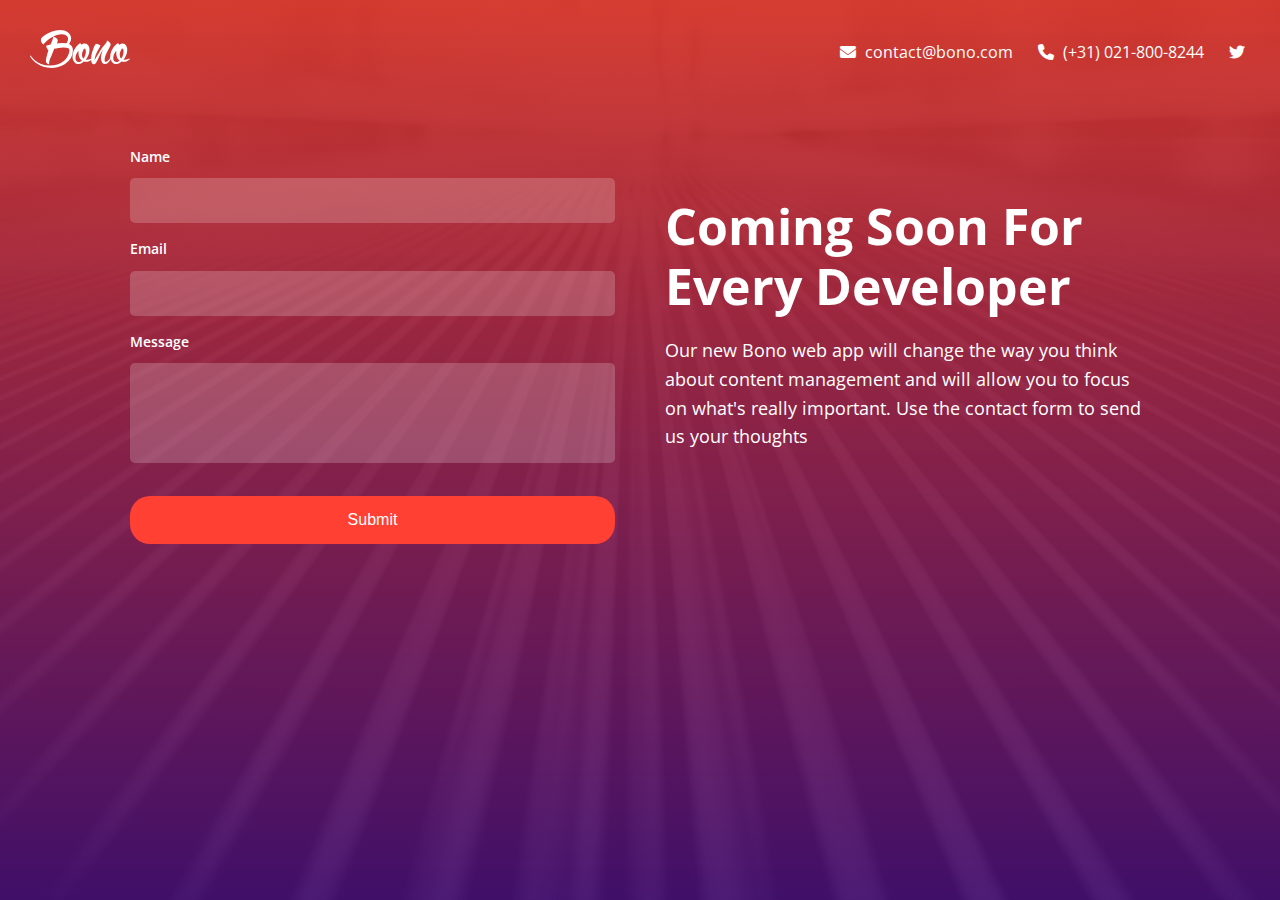
<file: 01. bono-form/index.html>
<!DOCTYPE html>
<html lang="en">

<head>
  <meta charset="UTF-8" />
  <meta name="viewport" content="width=device-width, initial-scale=1.0" />
  <link rel="stylesheet" href="https://cdnjs.cloudflare.com/ajax/libs/font-awesome/6.7.2/css/all.min.css"
    integrity="sha512-Evv84Mr4kqVGRNSgIGL/F/aIDqQb7xQ2vcrdIwxfjThSH8CSR7PBEakCr51Ck+w+/U6swU2Im1vVX0SVk9ABhg=="
    crossorigin="anonymous" referrerpolicy="no-referrer" />
  <link rel="preconnect" href="https://fonts.googleapis.com" />
  <link rel="preconnect" href="https://fonts.gstatic.com" crossorigin />
  <link href="https://fonts.googleapis.com/css2?family=Open+Sans:ital,wght@0,300..800;1,300..800&display=swap"
    rel="stylesheet" />
  <link rel="stylesheet" href="css/styles.css" />
  <link rel="icon" href="./assets/favicon.png" />
  <title>Bono App | Sign Up</title>
</head>

<body>
  <div class="wrapper">
    <header class="header">
      <a href="index.html">
        <img class="logo" src="./assets/logo.svg" alt="" />
      </a>
      <div class="header-right">
        <div><i class="fas fa-envelope"></i> contact@bono.com</div>
        <div><i class="fas fa-phone"></i> (+31) 021-800-8244</div>
        <a href="#">
          <i class="fa-brands fa-twitter"></i>
        </a>
      </div>
    </header>

    <main class="main-content">
      <form>
        <div class="form-group">
          <label for="name">Name</label>
          <input type="text" name="name" id="name" required />
        </div>
        <div class="form-group">
          <label for="email">Email</label>
          <input type="text" name="email" id="email" required />
        </div>
        <div class="form-group">
          <label for="message">Message</label>
          <textarea name="message" id="message"></textarea>
        </div>
        <div class="form-group">
          <button type="submit" class="btn">Submit</button>
        </div>
      </form>

      <div class="text-container">
        <h1>Coming Soon For Every Developer</h1>
        <p>
          Our new Bono web app will change the way you think about content
          management and will allow you to focus on what's really important.
          Use the contact form to send us your thoughts
        </p>
      </div>
    </main>
  </div>
</body>

</html>
</file>
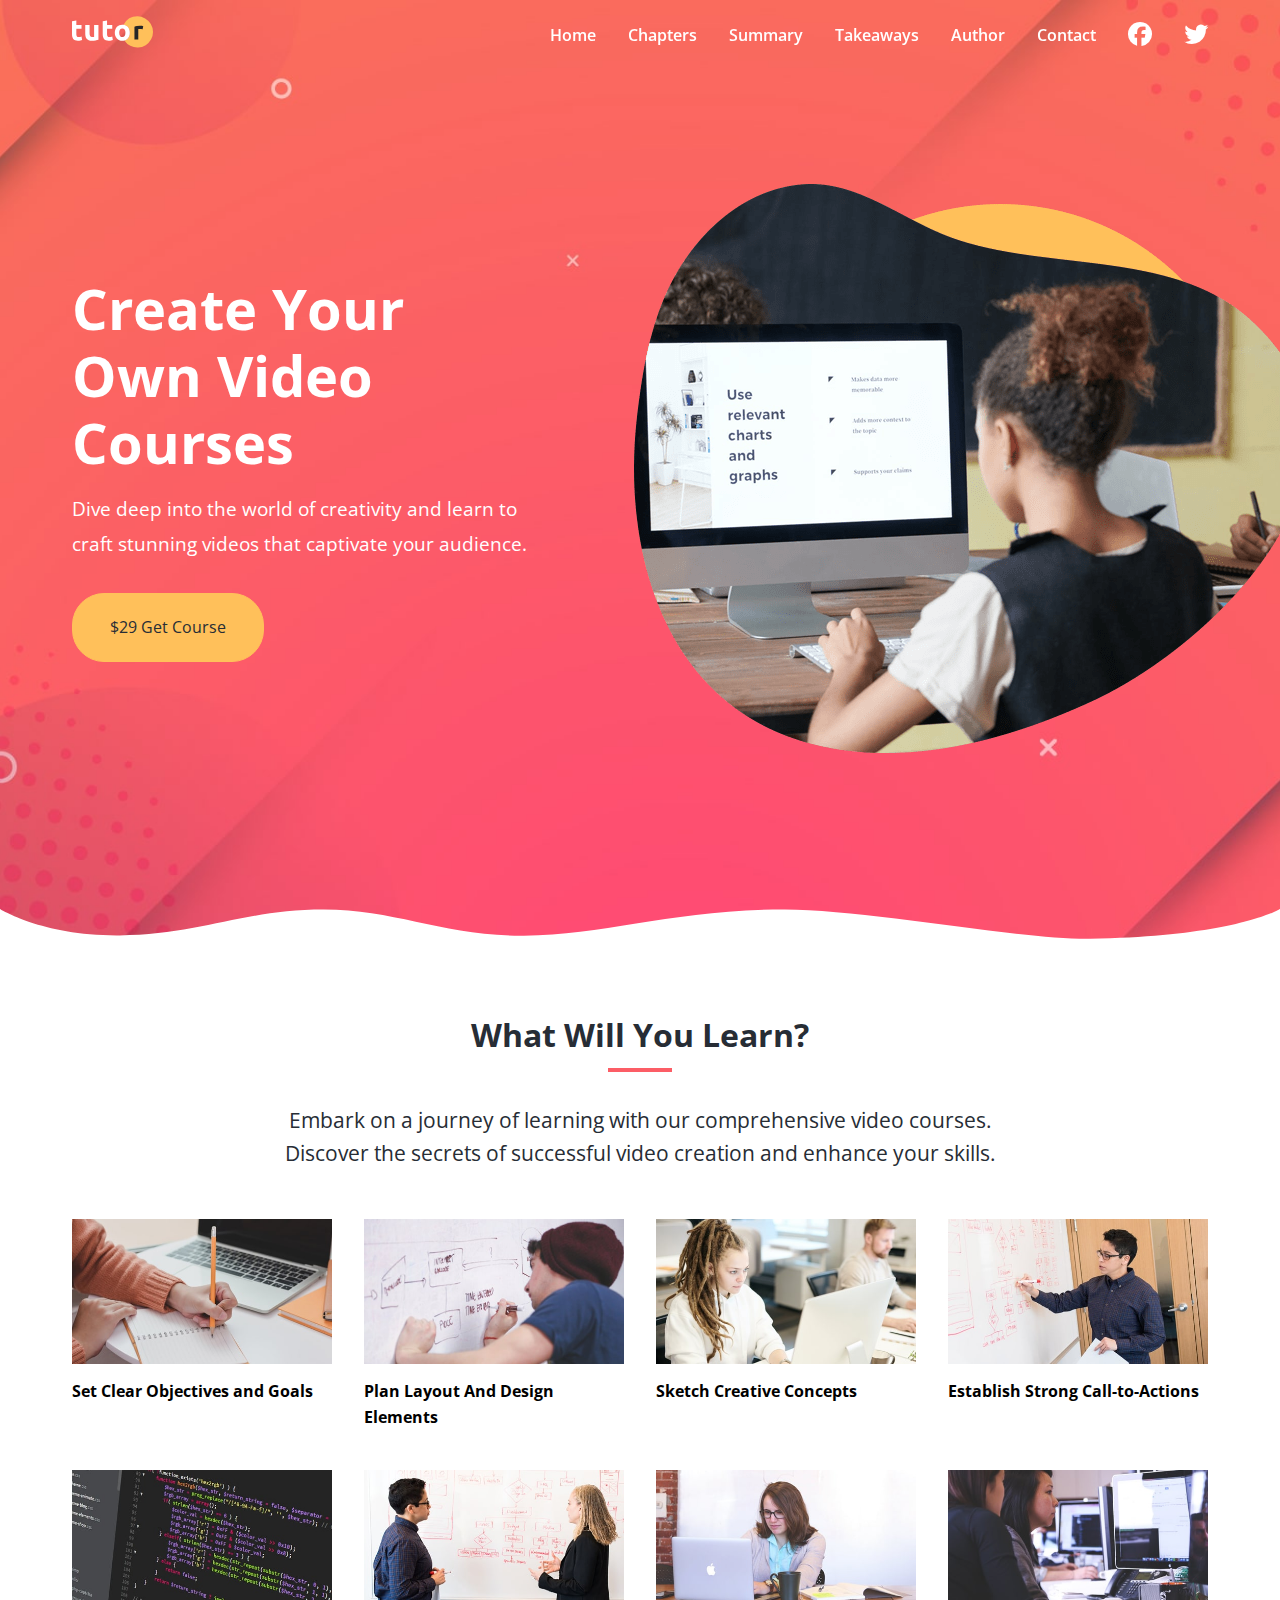
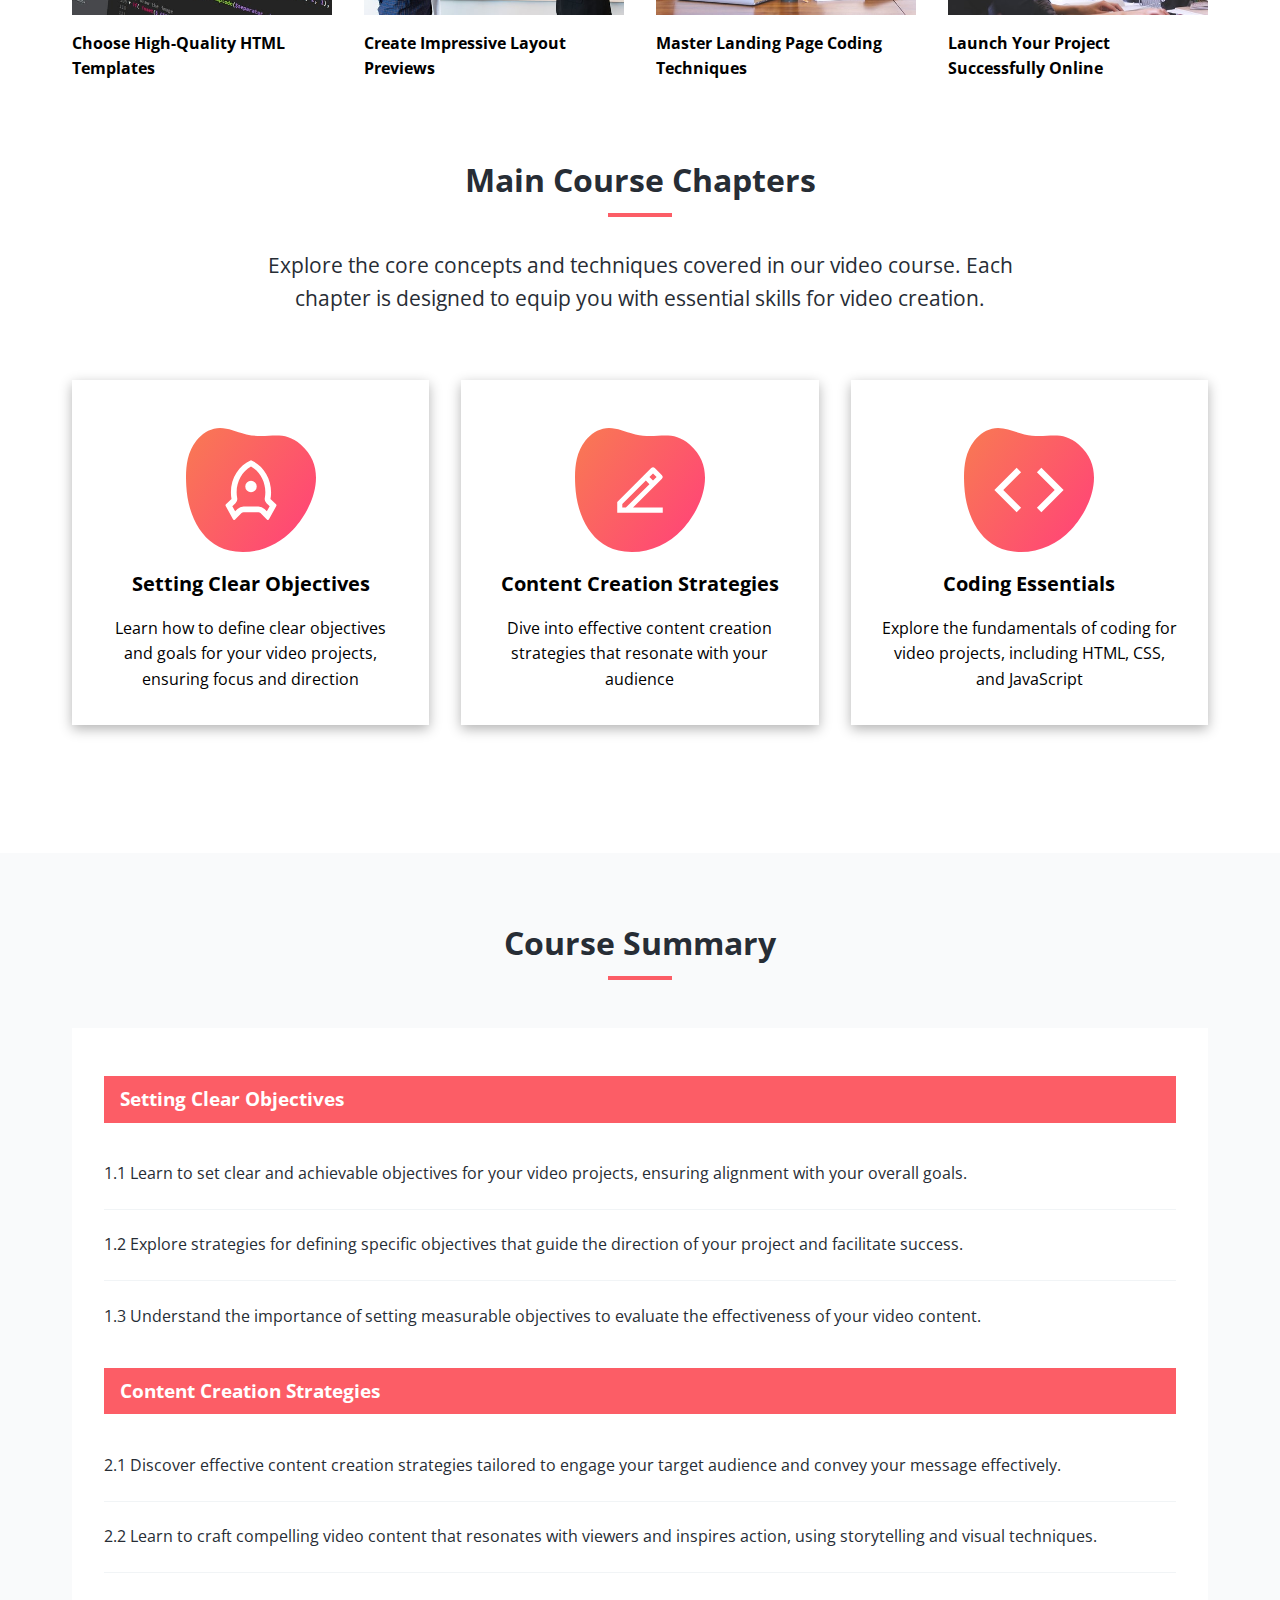
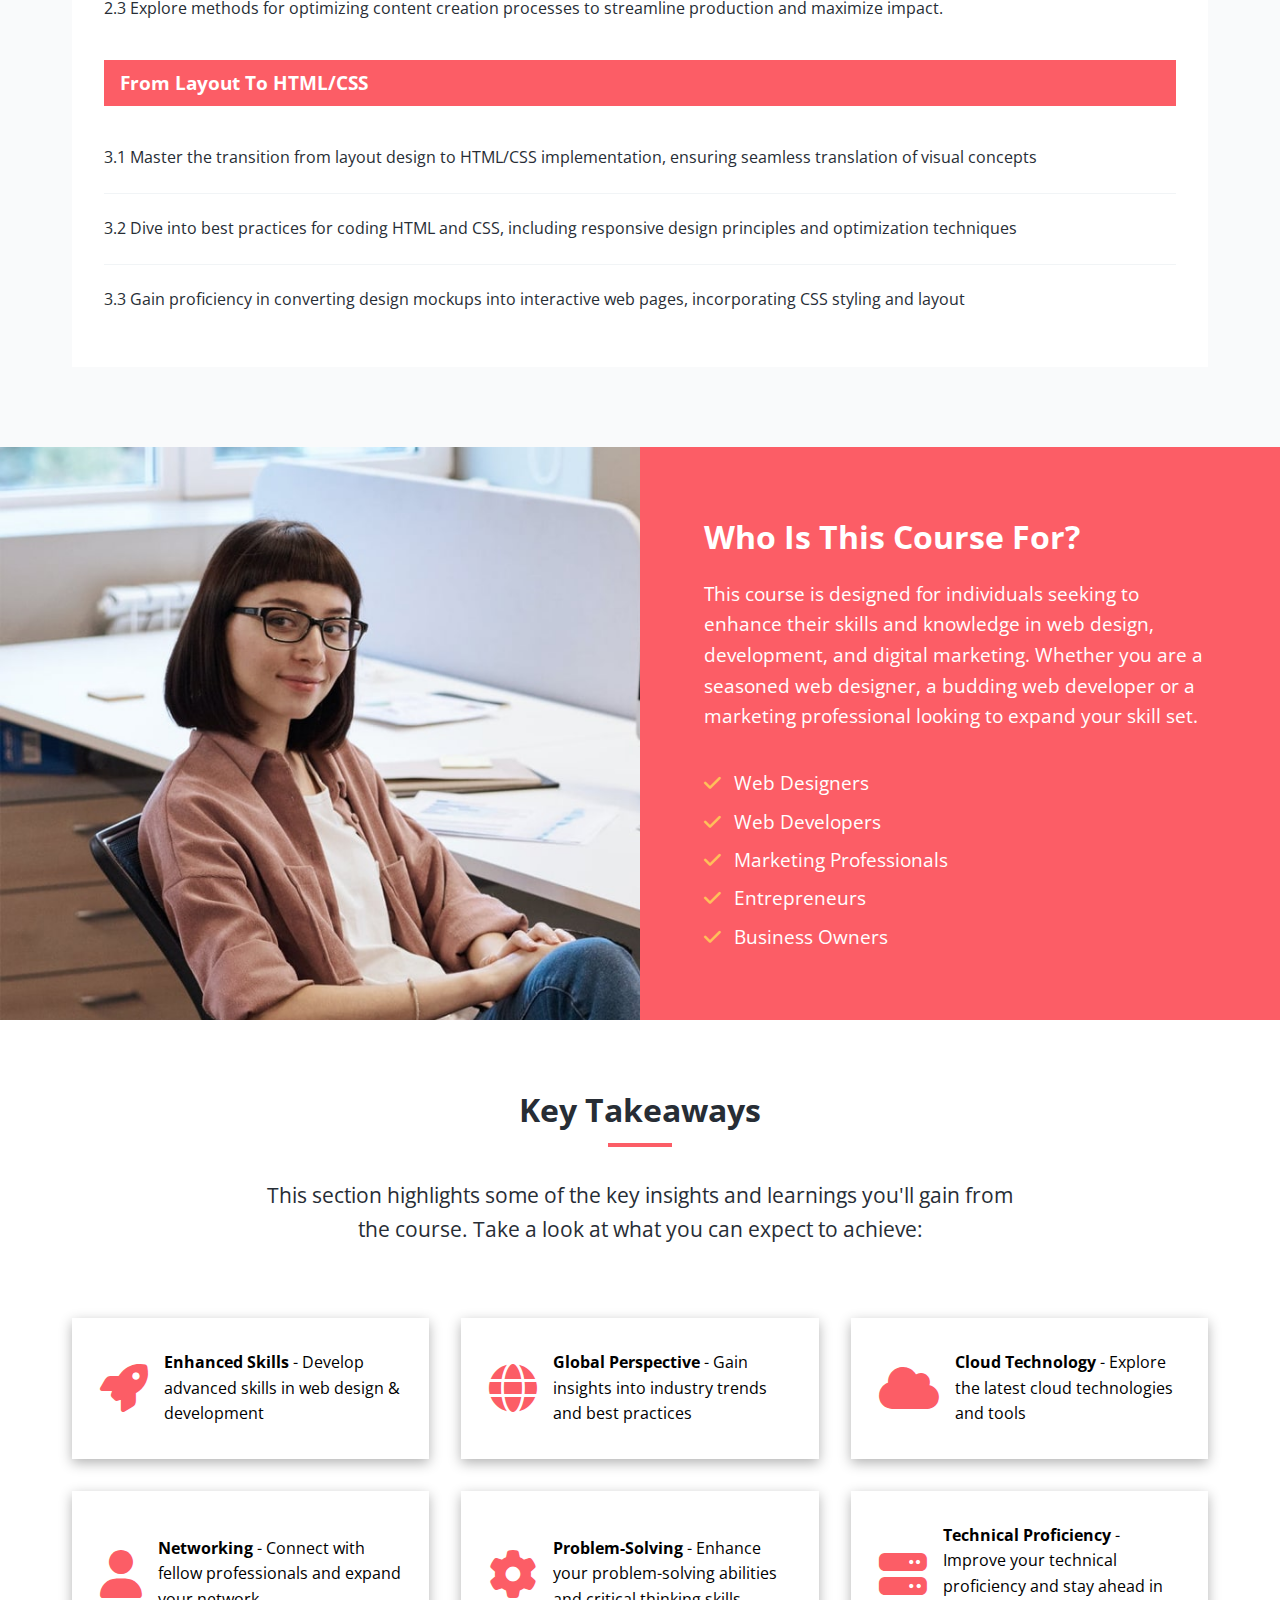
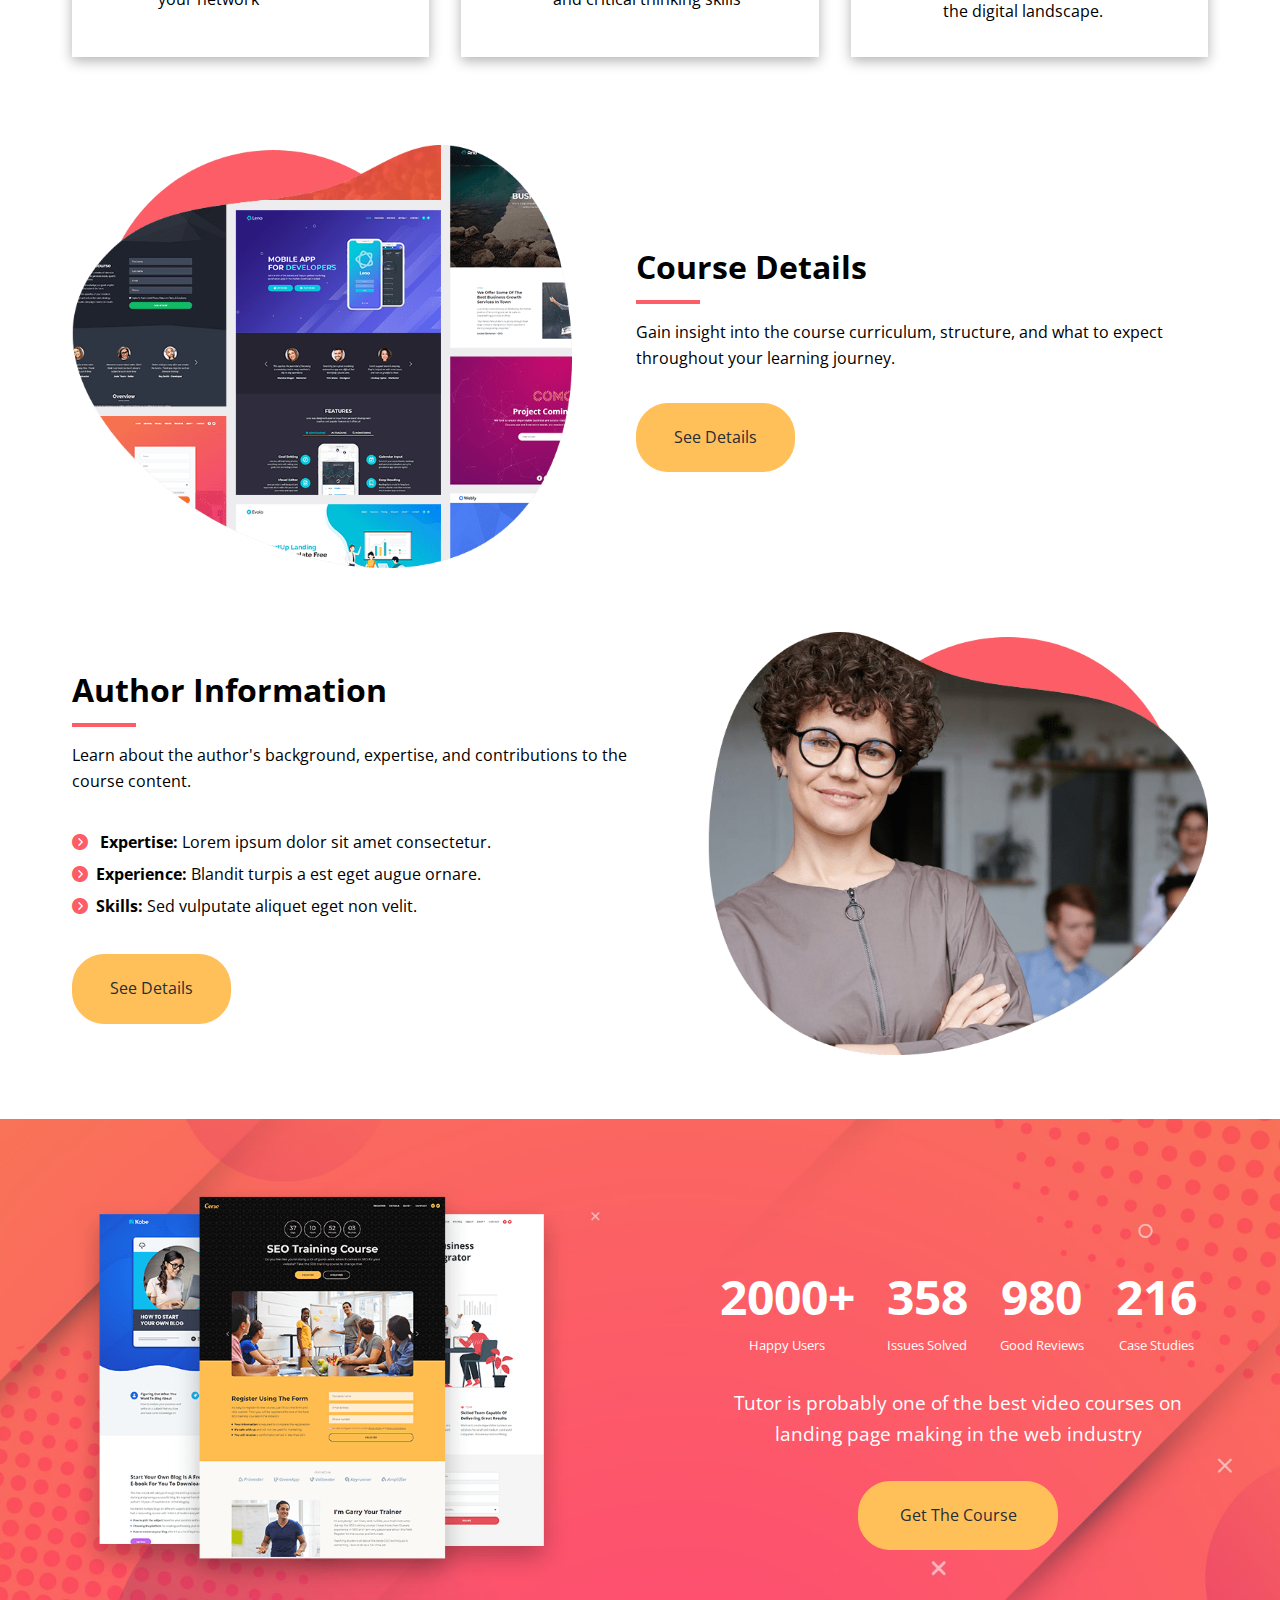
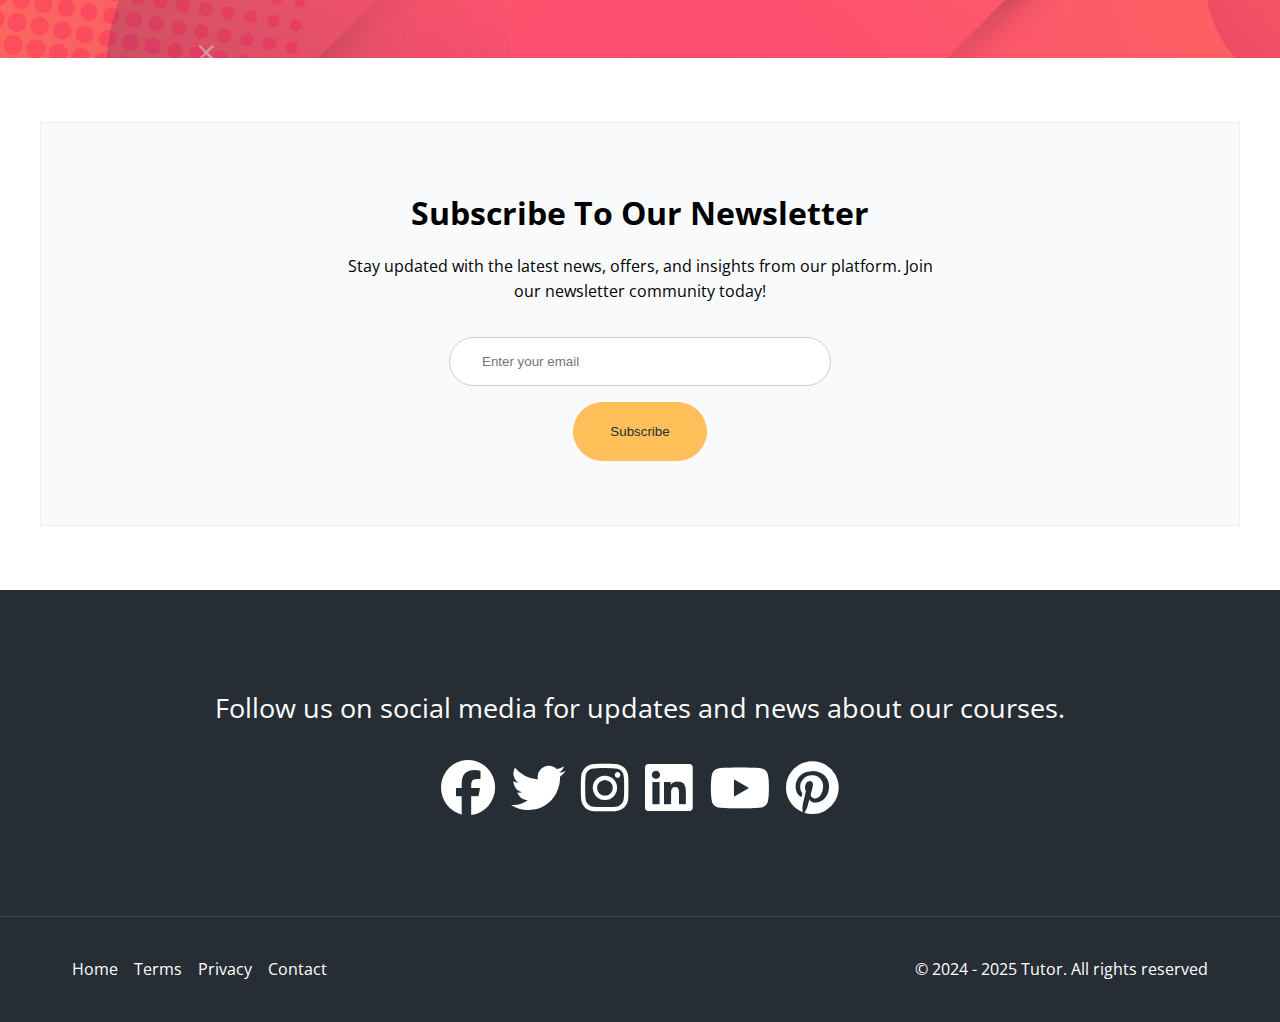
<file: 03. tutor-website/index.html>
<!DOCTYPE html>
<html lang="en">

<head>
  <meta charset="UTF-8" />
  <meta name="viewport" content="width=device-width, initial-scale=1.0" />
  <link rel="preconnect" href="https://fonts.googleapis.com" />
  <link rel="preconnect" href="https://fonts.gstatic.com" crossorigin />
  <link href="https://fonts.googleapis.com/css2?family=Open+Sans:ital,wght@0,300..800;1,300..800&display=swap"
    rel="stylesheet" />
  <link rel="stylesheet" href="https://cdnjs.cloudflare.com/ajax/libs/font-awesome/6.7.2/css/all.min.css"
    integrity="sha512-Evv84Mr4kqVGRNSgIGL/F/aIDqQb7xQ2vcrdIwxfjThSH8CSR7PBEakCr51Ck+w+/U6swU2Im1vVX0SVk9ABhg=="
    crossorigin="anonymous" referrerpolicy="no-referrer" />
  <link rel="stylesheet" href="./css/styles.css" />
  <link rel="icon" href="./assets/favicon.png" />
  <title>Welcome To Tutor</title>
</head>

<body>
  <nav class="navbar" role="navigation" aria-label="Main Navigation">
    <div class="navbar-flex container">
      <a href="/" aria-label="Logo Home Link">
        <img src="./assets/logo.svg" alt="Tutor Logo" />
      </a>

      <div class="main-menu-items">
        <ul class="main-menu-list">
          <li>
            <a href="/">Home</a>
          </li>
          <li>
            <a href="#chapters">Chapters</a>
          </li>
          <li>
            <a href="#summary">Summary</a>
          </li>
          <li>
            <a href="#takeaways">Takeaways</a>
          </li>
          <li>
            <a href="#author">Author</a>
          </li>
          <li>
            <a href="contact.html">Contact</a>
          </li>
          <li>
            <a href="https://facebook.com" target="_blank" aria-label="Follow Us On Facebook">
              <i class="fa-brands fa-facebook"></i>
            </a>
          </li>
          <li>
            <a href="https://twitter.com" target="_blank" aria-label="Follow Us On Twitter">
              <i class="fa-brands fa-twitter"></i>
            </a>
          </li>
        </ul>
      </div>

      <!-- Mobile Menu -->
      <div class="mobile-menu">
        <!-- Hamburger button -->
        <div class="mobile-menu-toggle" role="button" aria-expanded="false" aria-controls="mobile-menu-items"
          aria-label="Open mobile menu" tabindex="0">
          <i class="fas fa-bars fa-2x"></i>
        </div>
        <!-- Mobile Menu Items -->
        <div id="mobile-menu-items" class="mobile-menu-items">
          <ul class="mobile-menu-list">
            <li>
              <a href="/">Home</a>
            </li>
            <li>
              <a href="#chapters">Chapters</a>
            </li>
            <li>
              <a href="#summary">Summary</a>
            </li>
            <li>
              <a href="#takeaways">Takeaways</a>
            </li>
            <li>
              <a href="#author">Author</a>
            </li>
            <li>
              <a href="contact.html">Contact</a>
            </li>
            <li>
              <a href="https://facebook.com" target="_blank" aria-label="Follow Us On Facebook">
                <i class="fa-brands fa-facebook"></i>
              </a>
            </li>
            <li>
              <a href="https://twitter.com" target="_blank" aria-label="Follow Us On Twitter">
                <i class="fa-brands fa-twitter"></i>
              </a>
            </li>
          </ul>
        </div>
      </div>
    </div>
  </nav>

  <!-- Hero -->
  <header class="hero">
    <div class="container hero-flex">
      <div class="hero-content">
        <h1>Create Your Own Video Courses</h1>
        <p>
          Dive deep into the world of creativity and learn to craft stunning
          videos that captivate your audience.
        </p>
        <a href="#" class="btn">$29 Get Course</a>
      </div>
      <img src="./assets/header-course.png" alt="hero" />
    </div>

    <svg class="frame-decoration" data-name="Layer 2" xmlns="http://www.w3.org/2000/svg" preserveAspectRatio="none"
      viewBox="0 0 1920 192.275">
      <defs>
        <style>
          .cls-1 {
            fill: #ffffff;
          }
        </style>
      </defs>
      <title>frame-decoration</title>
      <path class="cls-1"
        d="M0,158.755s63.9,52.163,179.472,50.736c121.494-1.5,185.839-49.738,305.984-49.733,109.21,0,181.491,51.733,300.537,50.233,123.941-1.562,225.214-50.126,390.43-50.374,123.821-.185,353.982,58.374,458.976,56.373,217.907-4.153,284.6-57.236,284.6-57.236V351.03H0V158.755Z"
        transform="translate(0 -158.755)" />
    </svg>
  </header>

  <!-- Learn Section -->
  <section class="learn">
    <div class="container">
      <div class="section-header">
        <h2>What Will You Learn?</h2>
        <div class="heading-border"></div>
        <p>
          Embark on a journey of learning with our comprehensive video
          courses. Discover the secrets of successful video creation and
          enhance your skills.
        </p>
      </div>

      <div class="topics">
        <div class="topic">
          <div class="topic-image">
            <img src="./assets/description-1.jpg" alt="topic" />
          </div>
          <div class="topic-text">
            <h3>Set Clear Objectives and Goals</h3>
          </div>
        </div>
        <div class="topic">
          <div class="topic-image">
            <img src="./assets/description-2.jpg" alt="alternative" />
          </div>
          <div class="topic-text">
            <h3>Plan Layout And Design Elements</h3>
          </div>
        </div>
        <div class="topic">
          <div class="topic-image">
            <img src="./assets/description-3.jpg" alt="alternative" />
          </div>
          <div class="topic-text">
            <h3>Sketch Creative Concepts</h3>
          </div>
        </div>
        <div class="topic">
          <div class="topic-image">
            <img src="./assets/description-4.jpg" alt="alternative" />
          </div>
          <div class="topic-text">
            <h3>Establish Strong Call-to-Actions</h3>
          </div>
        </div>
        <div class="topic">
          <div class="topic-image">
            <img src="./assets/description-5.jpg" alt="alternative" />
          </div>
          <div class="topic-text">
            <h3>Choose High-Quality HTML Templates</h3>
          </div>
        </div>
        <div class="topic">
          <div class="topic-image">
            <img src="./assets/description-6.jpg" alt="alternative" />
          </div>
          <div class="topic-text">
            <h3>Create Impressive Layout Previews</h3>
          </div>
        </div>
        <div class="topic">
          <div class="topic-image">
            <img src="./assets/description-7.jpg" alt="alternative" />
          </div>
          <div class="topic-text">
            <h3>Master Landing Page Coding Techniques</h3>
          </div>
        </div>
        <div class="topic">
          <div class="topic-image">
            <img src="./assets/description-8.jpg" alt="alternative" />
          </div>
          <div class="topic-text">
            <h3>Launch Your Project Successfully Online</h3>
          </div>
        </div>
      </div>
    </div>
  </section>

  <!-- Course Chapter Section -->
  <section class="chapters section" id="chapters">
    <div class="container">
      <div class="section-header">
        <h2>Main Course Chapters</h2>
        <div class="heading-border"></div>
        <p>
          Explore the core concepts and techniques covered in our video
          course. Each chapter is designed to equip you with essential skills
          for video creation.
        </p>
      </div>
      <div class="chapter-cards">
        <div class="card">
          <img src="./assets/chapters-icon-1.svg" alt="chapter 1" />
          <h3>Setting Clear Objectives</h3>
          <p>
            Learn how to define clear objectives and goals for your video
            projects, ensuring focus and direction
          </p>
        </div>
        <div class="card">
          <img src="./assets/chapters-icon-2.svg" alt="chapter 2" />
          <h3>Content Creation Strategies</h3>
          <p>
            Dive into effective content creation strategies that resonate with
            your audience
          </p>
        </div>
        <div class="card">
          <img src="./assets/chapters-icon-3.svg" alt="chapter 3" />
          <h3>Coding Essentials</h3>
          <p>
            Explore the fundamentals of coding for video projects, including
            HTML, CSS, and JavaScript
          </p>
        </div>
      </div>
    </div>
  </section>

  <!-- Course Summary -->
  <section class="summary" id="summary">
    <div class="container">
      <div class="section-header">
        <h2>Course Summary</h2>
        <div class="heading-border"></div>
      </div>
      <div class="section-lists">
        <div class="list">
          <div class="list-header">Setting Clear Objectives</div>
          <div class="list-item">
            1.1 Learn to set clear and achievable objectives for your video
            projects, ensuring alignment with your overall goals.
          </div>
          <div class="list-item">
            1.2 Explore strategies for defining specific objectives that guide
            the direction of your project and facilitate success.
          </div>
          <div class="list-item">
            1.3 Understand the importance of setting measurable objectives to
            evaluate the effectiveness of your video content.
          </div>
        </div>

        <div class="list">
          <div class="list-header">Content Creation Strategies</div>
          <div class="list-item">
            2.1 Discover effective content creation strategies tailored to
            engage your target audience and convey your message effectively.
          </div>
          <div class="list-item">
            2.2 Learn to craft compelling video content that resonates with
            viewers and inspires action, using storytelling and visual
            techniques.
          </div>
          <div class="list-item">
            2.3 Explore methods for optimizing content creation processes to
            streamline production and maximize impact.
          </div>
        </div>

        <div class="list">
          <div class="list-header">From Layout To HTML/CSS</div>
          <div class="list-item">
            3.1 Master the transition from layout design to HTML/CSS
            implementation, ensuring seamless translation of visual concepts
          </div>
          <div class="list-item">
            3.2 Dive into best practices for coding HTML and CSS, including
            responsive design principles and optimization techniques
          </div>
          <div class="list-item">
            3.3 Gain proficiency in converting design mockups into interactive
            web pages, incorporating CSS styling and layout
          </div>
        </div>
      </div>
    </div>
  </section>

  <!-- Info -->
  <section class="info" id="info">
    <div class="info-container">
      <div class="info-left"></div>
      <div class="info-content">
        <h2>Who Is This Course For?</h2>
        <p>
          This course is designed for individuals seeking to enhance their
          skills and knowledge in web design, development, and digital
          marketing. Whether you are a seasoned web designer, a budding web
          developer or a marketing professional looking to expand your skill
          set.
        </p>
        <ul>
          <li><i class="fas fa-check"></i> Web Designers</li>
          <li><i class="fas fa-check"></i> Web Developers</li>
          <li><i class="fas fa-check"></i> Marketing Professionals</li>
          <li><i class="fas fa-check"></i> Entrepreneurs</li>
          <li><i class="fas fa-check"></i> Business Owners</li>
        </ul>
      </div>
    </div>
  </section>

  <!-- Takeaways -->
  <section class="takeaways section" id="takeaways">
    <div class="container">
      <div class="section-header">
        <h2>Key Takeaways</h2>
        <div class="heading-border"></div>
        <p>
          This section highlights some of the key insights and learnings
          you'll gain from the course. Take a look at what you can expect to
          achieve:
        </p>
      </div>
      <div class="takeaways-cards">
        <div class="card">
          <i class="fas fa-rocket fa-3x text-primary"></i>
          <p>
            <strong>Enhanced Skills</strong> - Develop advanced skills in web
            design & development
          </p>
        </div>
        <div class="card">
          <i class="fas fa-globe fa-3x text-primary"></i>
          <p>
            <strong>Global Perspective</strong> - Gain insights into industry
            trends and best practices
          </p>
        </div>
        <div class="card">
          <i class="fas fa-cloud fa-3x text-primary"></i>
          <p>
            <strong>Cloud Technology</strong> - Explore the latest cloud
            technologies and tools
          </p>
        </div>
        <div class="card">
          <i class="fas fa-user fa-3x text-primary"></i>
          <p>
            <strong>Networking </strong> - Connect with fellow professionals
            and expand your network
          </p>
        </div>
        <div class="card">
          <i class="fas fa-cog fa-3x text-primary"></i>
          <p>
            <strong>Problem-Solving</strong> - Enhance your problem-solving
            abilities and critical thinking skills
          </p>
        </div>
        <div class="card">
          <i class="fas fa-server fa-3x text-primary"></i>
          <p>
            <strong>Technical Proficiency</strong> - Improve your technical
            proficiency and stay ahead in the digital landscape.
          </p>
        </div>
      </div>
    </div>
  </section>

  <!-- Course Details -->
  <section class="details section" id="details">
    <div class="container details-flex">
      <img src="./assets/details.png" alt="details" />
      <div class="details-content">
        <h2>Course Details</h2>
        <div class="heading-border"></div>
        <p>
          Gain insight into the course curriculum, structure, and what to
          expect throughout your learning journey.
        </p>
        <a href="#" class="btn">See Details</a>
      </div>
    </div>
  </section>

  <!-- Author Info -->
  <section class="details section" id="author">
    <div class="container details-flex">
      <img src="./assets/author.png" alt="details" />
      <div class="details-content">
        <h2>Author Information</h2>
        <div class="heading-border"></div>
        <p>
          Learn about the author's background, expertise, and contributions to
          the course content.
        </p>
        <ul>
          <li>
            <i class="fas fa-chevron-circle-right text-primary"></i>
            <strong> Expertise: </strong> Lorem ipsum dolor sit amet
            consectetur.
          </li>
          <li>
            <i class="fas fa-chevron-circle-right text-primary"></i><strong>Experience:</strong> Blandit turpis a est
            eget augue
            ornare.
          </li>
          <li>
            <i class="fas fa-chevron-circle-right text-primary"></i><strong>Skills:</strong> Sed vulputate aliquet eget
            non velit.
          </li>
        </ul>
        <a href="#" class="btn">See Details</a>
      </div>
    </div>
  </section>

  <!-- Stats -->
  <section class="stats section" id="stats">
    <div class="container stats-flex">
      <img src="./assets/stats.png" alt="stats" />
      <div class="stats-content">
        <div class="stats-numbers">
          <div>
            <h3 aria-labelledby="stats-happy-users">2000+</h3>
            <p id="stats-happy-users">Happy Users</p>
          </div>
          <div>
            <h3 aria-labelledby="stats-issues-solved">358</h3>
            <p id="stats-issues-solved">Issues Solved</p>
          </div>
          <div>
            <h3 aria-labelledby="stats-good-reviews">980</h3>
            <p id="stats-good-reviews">Good Reviews</p>
          </div>
          <div>
            <h3 aria-labelledby="stats-case-studies">216</h3>
            <p id="stats-case-studies">Case Studies</p>
          </div>
        </div>

        <p class="stats-text">
          Tutor is probably one of the best video courses on landing page
          making in the web industry
        </p>
        <a href="#" class="btn">Get The Course</a>
      </div>
    </div>
  </section>

  <!-- Newsletter -->
  <section class="newsletter section" id="newsletter">
    <div class="container newsletter-flex">
      <h2>Subscribe To Our Newsletter</h2>
      <p>
        Stay updated with the latest news, offers, and insights from our
        platform. Join our newsletter community today!
      </p>
      <form>
        <input type="email" name="email" id="email" placeholder="Enter your email" />
        <button type="submit" class="btn">Subscribe</button>
      </form>
    </div>
  </section>

  <!-- Social -->
  <section class="social section">
    <div class="container">
      <p>Follow us on social media for updates and news about our courses.</p>
      <div class="social-icons">
        <a href="https://facebook.com" target="_blank" aria-label="Follow Us On Facebook">
          <i class="fa-brands fa-facebook fa-2x"></i>
        </a>
        <a href="https://twitter.com" target="_blank" aria-label="Follow Us On Twitter">
          <i class="fa-brands fa-twitter fa-2x"></i>
        </a>
        <a href="https://instagram.com" target="_blank" aria-label="Follow Us On Instagram"><i
            class="fa-brands fa-instagram fa-2x"></i>
        </a>
        <a href="https://linkedin.com" target="_blank" aria-label="Follow Us On LinkedIn"><i
            class="fa-brands fa-linkedin fa-2x"></i>
        </a>
        <a href="https://youtube.com" target="_blank" aria-label="Follow Us On Youtube">
          <i class="fa-brands fa-youtube fa-2x"></i>
        </a>
        <a href="https://pinterest.com" target="_blank" aria-label="Follow Us On Pinterest">
          <i class="fa-brands fa-pinterest fa-2x"></i>
        </a>
      </div>
    </div>
  </section>

  <footer class="footer">
    <div class="container footer-flex">
      <ul class="footer-links">
        <li><a href="#">Home</a></li>
        <li><a href="#">Terms</a></li>
        <li><a href="#">Privacy</a></li>
        <li><a href="contact.html">Contact</a></li>
      </ul>
      <p>&copy; 2024 - 2025 Tutor. All rights reserved</p>
    </div>
  </footer>

  <script src="js/script.js"></script>
</body>

</html>
</file>
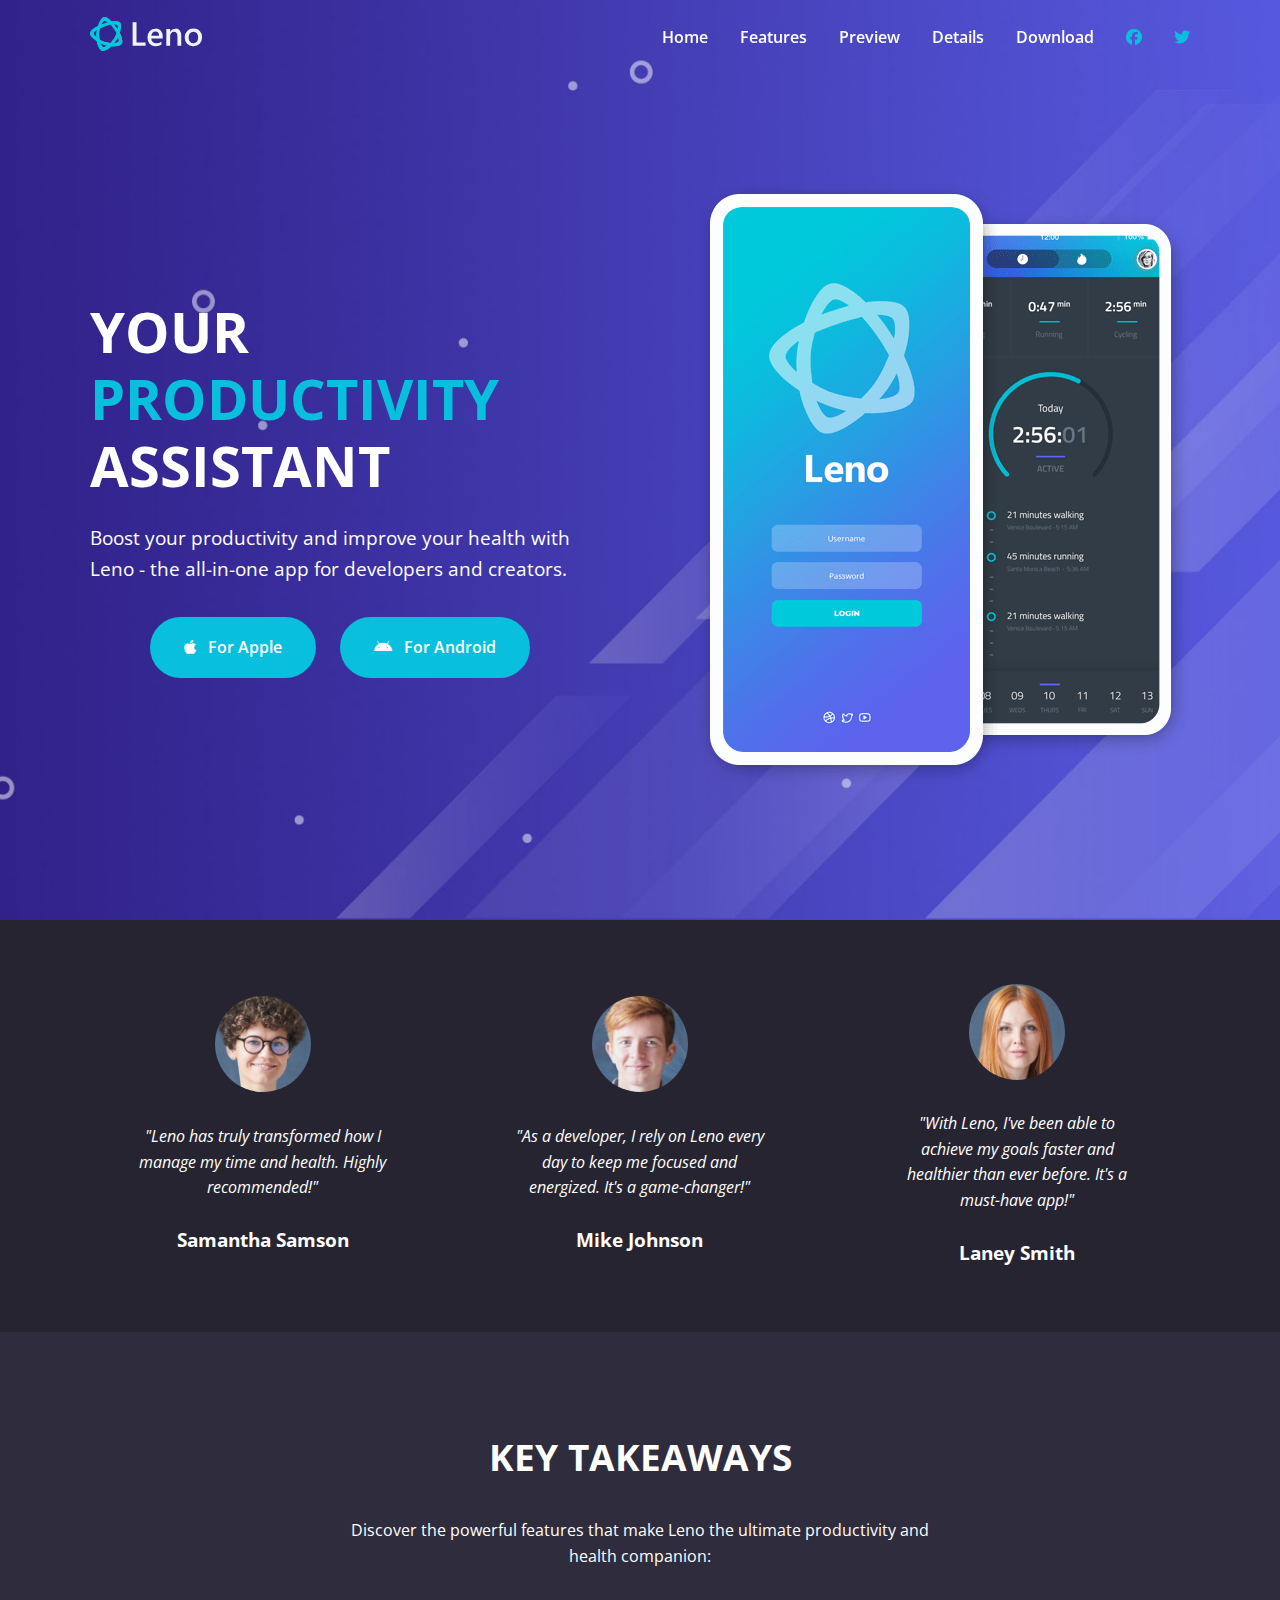
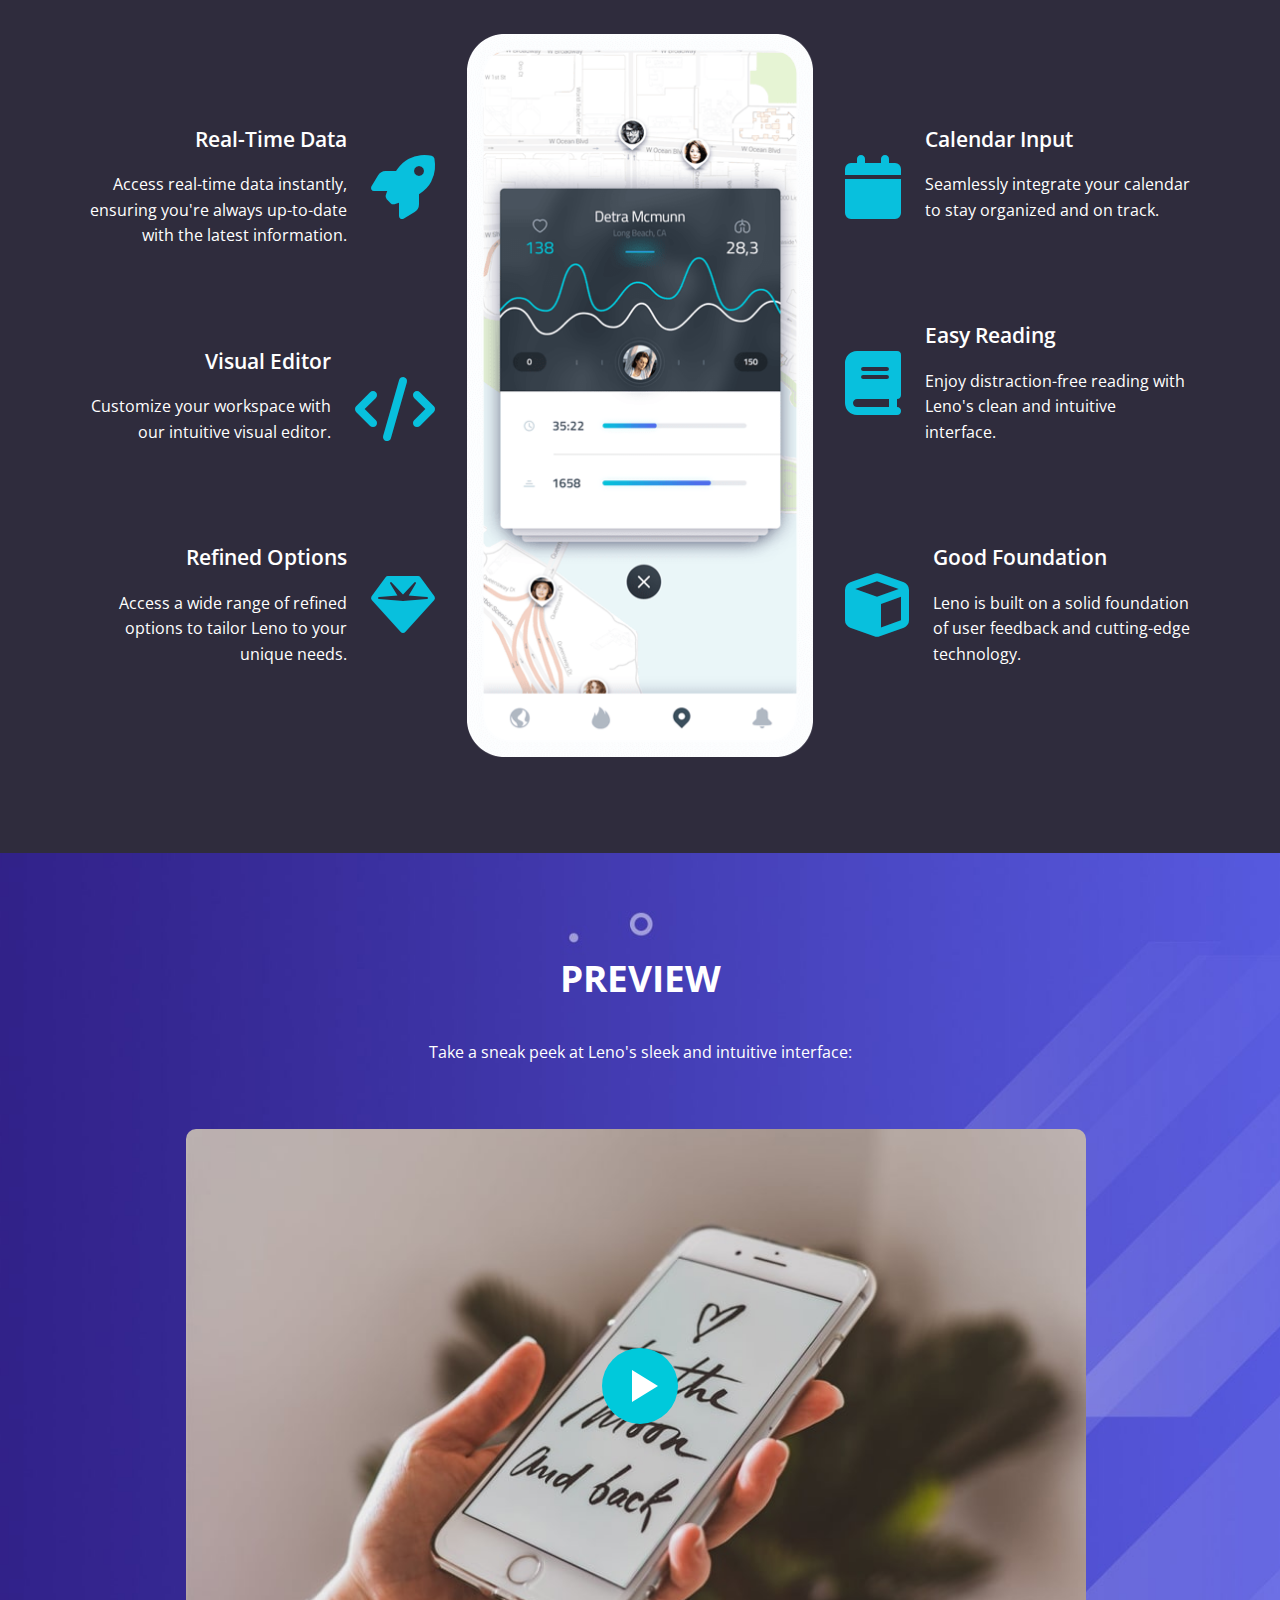
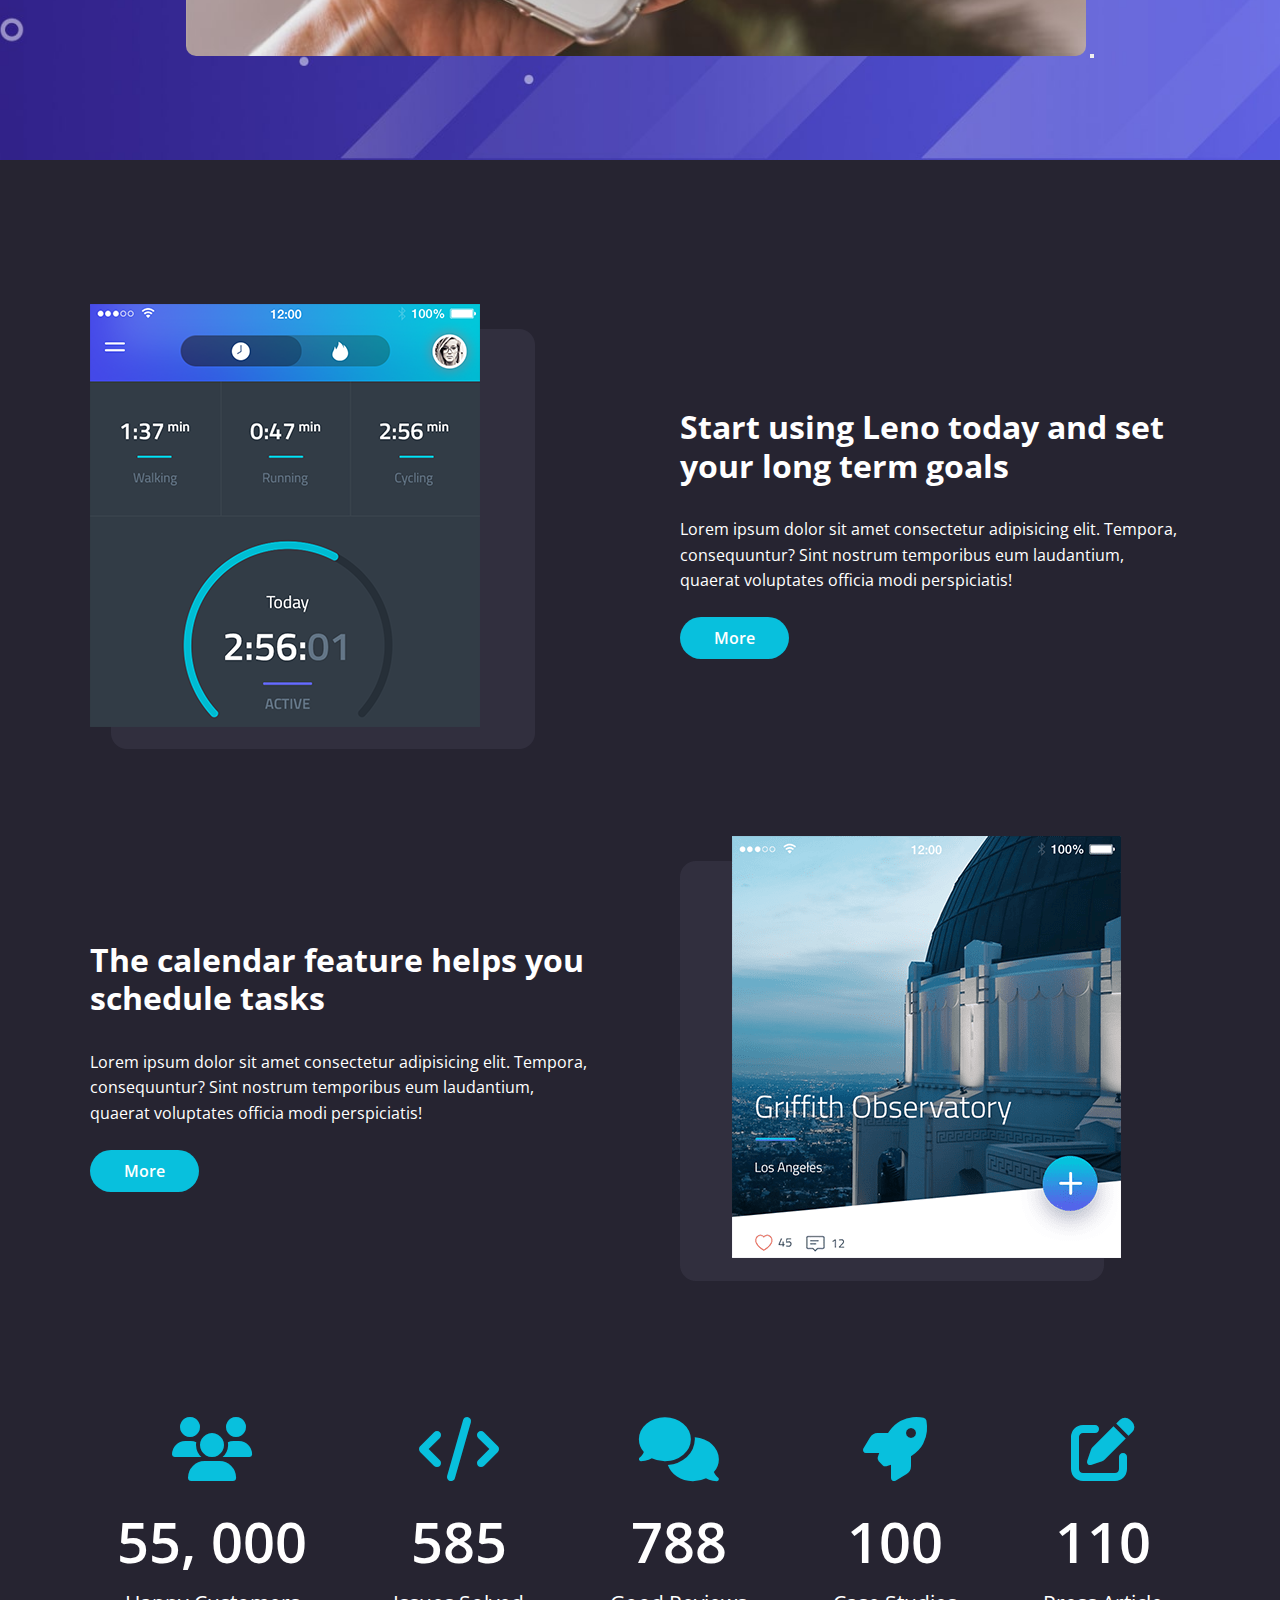
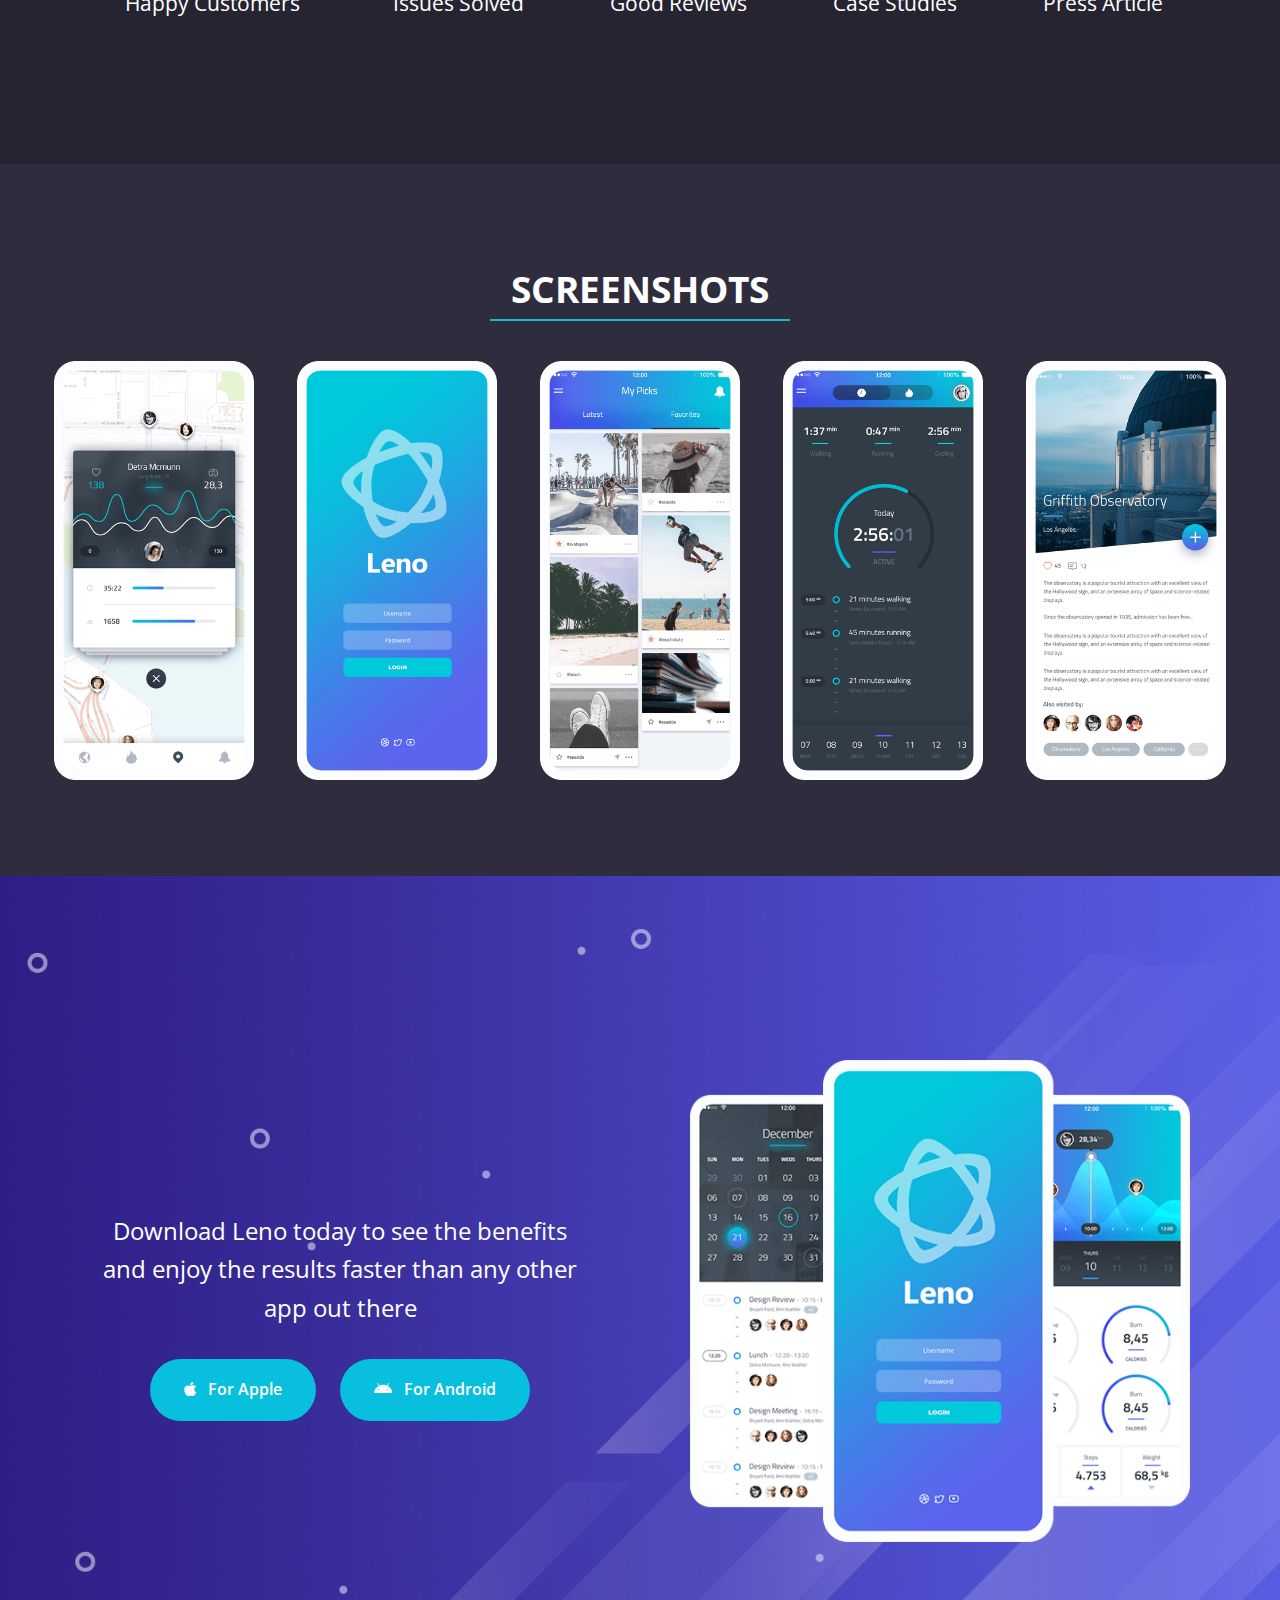
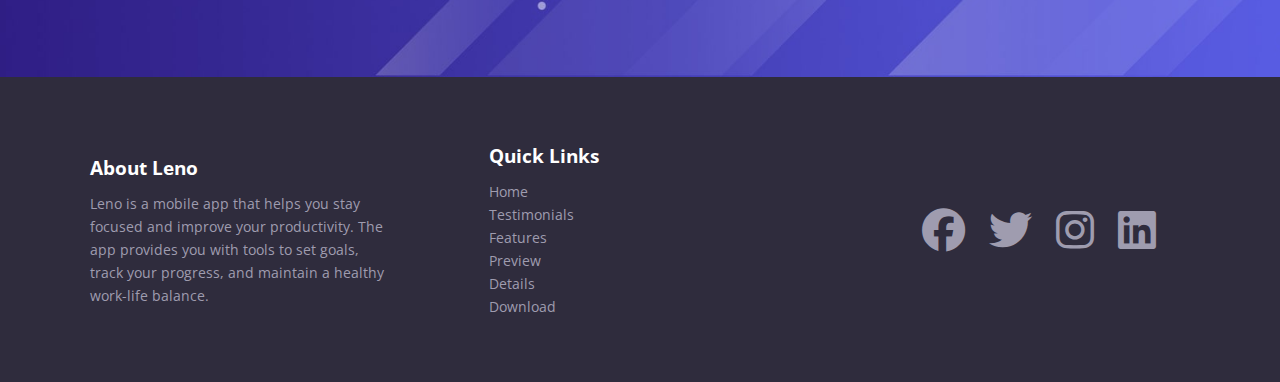
<file: 04. bem-leno-website/index.html>
<!DOCTYPE html>
<html lang="en">

<head>
  <meta charset="UTF-8" />
  <meta name="viewport" content="width=device-width, initial-scale=1.0" />
  <link rel="preconnect" href="https://fonts.googleapis.com" />
  <link rel="preconnect" href="https://fonts.gstatic.com" crossorigin />
  <link href="https://fonts.googleapis.com/css2?family=Open+Sans:ital,wght@0,300..800;1,300..800&display=swap"
    rel="stylesheet" />
  <link rel="stylesheet" href="https://cdnjs.cloudflare.com/ajax/libs/font-awesome/6.7.2/css/all.min.css"
    integrity="sha512-Evv84Mr4kqVGRNSgIGL/F/aIDqQb7xQ2vcrdIwxfjThSH8CSR7PBEakCr51Ck+w+/U6swU2Im1vVX0SVk9ABhg=="
    crossorigin="anonymous" referrerpolicy="no-referrer" />
  <link rel="stylesheet" href="./css/styles.css" />
  <link rel="icon" href="./assets/favicon.png" />
  <title>Leno App | Health & Productivity</title>
</head>

<body>
  <navbar class="navbar">
    <div class="navbar__container container">
      <div class="navbar__logo">
        <img src="./assets/logo.svg" alt="Leno" />
      </div>
      <div class="navbar__menu">
        <ul class="navbar__menu-list">
          <li class="navbar__menu-item">
            <a href="index.html" class="navbar__menu-link">Home</a>
          </li>
          <li class="navbar__menu-item">
            <a href="index.html#features" class="navbar__menu-link">Features</a>
          </li>
          <li class="navbar__menu-item">
            <a href="index.html#preview" class="navbar__menu-link">Preview</a>
          </li>
          <li class="navbar__menu-item">
            <a href="index.html#details" class="navbar__menu-link">Details</a>
          </li>
          <li class="navbar__menu-item">
            <a href="index.html#download" class="navbar__menu-link">Download</a>
          </li>
          <li class="navbar__menu-item">
            <a href="#" class="navbar__menu-link--primary">
              <i class="fa-brands fa-facebook"></i>
            </a>
          </li>
          <li class="navbar__menu-item">
            <a href="#" class="navbar__menu-link--primary">
              <i class="fa-brands fa-twitter"></i>
            </a>
          </li>
        </ul>
      </div>

      <!-- Mobile Menu & Hamburger Icon -->
      <div class="navbar__mobile-menu">
        <div class="navbar__mobile-menu-toggle">
          <i class="fas fa-bars fa-2x"></i>
        </div>
        <!-- Mobile Menu Items -->
        <div class="navbar__mobile-menu-items">
          <ul class="navbar__mobile-menu-list">
            <li class="navbar__mobile-menu-item">
              <a href="index.html" class="navbar__mobile-menu-link">Home</a>
            </li>
            <li class="navbar__mobile-menu-item">
              <a href="index.html#features" class="navbar__mobile-menu-link">Features</a>
            </li>
            <li class="navbar__mobile-menu-item">
              <a href="index.html#preview" class="navbar__mobile-menu-link">Preview</a>
            </li>
            <li class="navbar__mobile-menu-item">
              <a href="index.html#details" class="navbar__mobile-menu-link">Details</a>
            </li>
            <li class="navbar__mobile-menu-item">
              <a href="index.html#download" class="navbar__mobile-menu-link">Download</a>
            </li>
            <li class="navbar__mobile-menu-item">
              <a href="#" class="navbar__mobile-menu-link--primary">
                <i class="fa-brands fa-facebook"></i>
              </a>
            </li>
            <li class="navbar__mobile-menu-item">
              <a href="#" class="navbar__mobile-menu-link--primary">
                <i class="fa-brands fa-twitter"></i>
              </a>
            </li>
          </ul>
        </div>
      </div>
    </div>
  </navbar>

  <!-- Hero -->
  <header class="hero">
    <div class="hero__container container">
      <div class="hero__content">
        <h1 class="hero__title">
          Your
          <span class="hero__title--primary">productivity</span> assistant
        </h1>
        <p class="hero__description">
          Boost your productivity and improve your health with Leno - the
          all-in-one app for developers and creators.
        </p>
        <div class="hero__buttons">
          <a href="#download" class="hero__button btn">
            <i class="fa-brands fa-apple"></i> For Apple
          </a>
          <a href="#download" class="hero__button btn">
            <i class="fa-brands fa-android"></i> For Android
          </a>
        </div>
      </div>
      <div class="hero__image">
        <img src="./assets/header-smartphones.png" alt="Leno App" />
      </div>
    </div>
  </header>

  <!-- Testimonials -->
  <section class="testimonials" id="testimonials">
    <div class="testimonials__container container">
      <div class="testimonials__card">
        <div class="testimonials__image">
          <img src="./assets/testimonial-1.jpg" alt="Testimonial 1" />
        </div>
        <div class="testimonials__card--content">
          <p class="testimonials__card-text">
            "Leno has truly transformed how I manage my time and health.
            Highly recommended!"
          </p>
          <h3 class="testimonials__card-title">Samantha Samson</h3>
        </div>
      </div>

      <div class="testimonials__card">
        <div class="testimonials__image">
          <img src="./assets/testimonial-2.jpg" alt="Testimonial 2" />
        </div>
        <div class="testimonials__card--content">
          <p class="testimonials__card-text">
            "As a developer, I rely on Leno every day to keep me focused and
            energized. It's a game-changer!"
          </p>
          <h3 class="testimonials__card-title">Mike Johnson</h3>
        </div>
      </div>

      <div class="testimonials__card">
        <div class="testimonials__image">
          <img src="./assets/testimonial-3.jpg" alt="Testimonial 3" />
        </div>
        <div class="testimonials__card--content">
          <p class="testimonials__card-text">
            "With Leno, I've been able to achieve my goals faster and
            healthier than ever before. It's a must-have app!"
          </p>
          <h3 class="testimonials__card-title">Laney Smith</h3>
        </div>
      </div>
    </div>
  </section>

  <!-- Features -->
  <section class="features" id="features">
    <div class="features__container container">
      <div class="features__content">
        <h2 class="features__title">Key Takeaways</h2>
        <p class="features__description">
          Discover the powerful features that make Leno the ultimate
          productivity and health companion:
        </p>
        <div class="features__grid">
          <!-- Grid Column 1 -->
          <div class="features__grid-column features__grid-column-left">
            <!-- Grid Item 1 -->
            <div class="features__grid-item">
              <div class="features__grid-item-text">
                <h4 class="features__grid-item-text-title">Real-Time Data</h4>
                <p class="features__grid-item-text-description">
                  Access real-time data instantly, ensuring you're always
                  up-to-date with the latest information.
                </p>
              </div>
              <div class="features__grid-item-icon">
                <i class="fas fa-rocket fa-4x"></i>
              </div>
            </div>
            <!-- Grid Item 2 -->
            <div class="features__grid-item">
              <div class="features__grid-item-text">
                <h4 class="features__grid-item-text-title">Visual Editor</h4>
                <p class="features__grid-item-text-description">
                  Customize your workspace with our intuitive visual editor.
                </p>
              </div>
              <div class="features__grid-item-icon">
                <i class="fas fa-code fa-4x"></i>
              </div>
            </div>
            <!-- Grid Item 3 -->
            <div class="features__grid-item">
              <div class="features__grid-item-text">
                <h4 class="features__grid-item-text-title">
                  Refined Options
                </h4>
                <p class="features__grid-item-text-description">
                  Access a wide range of refined options to tailor Leno to
                  your unique needs.
                </p>
              </div>
              <div class="features__grid-item-icon">
                <i class="fas fa-gem fa-4x"></i>
              </div>
            </div>
          </div>

          <!-- Grid Column 2 -->
          <div class="features__grid-column features__grid-column-center">
            <img src="./assets/features-smartphone-1.png" alt="" />
          </div>

          <!-- Grid Column 3 -->
          <div class="features__grid-column features__grid-column-right">
            <!-- Grid Item 1 -->
            <div class="features__grid-item">
              <div class="features__grid-item-text">
                <h4 class="features__grid-item-text-title">Calendar Input</h4>
                <p class="features__grid-item-text-description">
                  Seamlessly integrate your calendar to stay organized and on
                  track.
                </p>
              </div>
              <div class="features__grid-item-icon">
                <i class="fas fa-calendar fa-4x"></i>
              </div>
            </div>
            <!-- Grid Item 2 -->
            <div class="features__grid-item">
              <div class="features__grid-item-text">
                <h4 class="features__grid-item-text-title">Easy Reading</h4>
                <p class="features__grid-item-text-description">
                  Enjoy distraction-free reading with Leno's clean and
                  intuitive interface.
                </p>
              </div>
              <div class="features__grid-item-icon">
                <i class="fas fa-book fa-4x"></i>
              </div>
            </div>
            <!-- Grid Item 3 -->
            <div class="features__grid-item">
              <div class="features__grid-item-text">
                <h4 class="features__grid-item-text-title">
                  Good Foundation
                </h4>
                <p class="features__grid-item-text-description">
                  Leno is built on a solid foundation of user feedback and
                  cutting-edge technology.
                </p>
              </div>
              <div class="features__grid-item-icon">
                <i class="fas fa-cube fa-4x"></i>
              </div>
            </div>
          </div>
        </div>
      </div>
    </div>
  </section>

  <!-- Modal -->
  <div class="modal" id="videoModal">
    <div class="modal__content">
      <span class="modal__close-button">&times;</span>
      <iframe frameborder="0" id="videoPlayer" width="560" height="315" allowfullscreen></iframe>
    </div>
  </div>

  <!-- Preview -->
  <section class="preview" id="preview">
    <div class="preview__container container">
      <div class="preview__content">
        <h2 class="preview__title">Preview</h2>
        <p class="preview__description">
          Take a sneak peek at Leno's sleek and intuitive interface:
        </p>
        <div class="preview__image-container">
          <div class="preview__video-wrapper">
            <img src="./assets/video-frame.jpg" alt="preview" />
            <button class="preview__video-button">
              <span class="preview__video-play-button">
                <span></span>
              </span>
            </button>
          </div>
        </div>
      </div>
    </div>
  </section>

  <!-- Details -->
  <section class="details" id="details">
    <div class="details__container container">
      <div class="details__grid">
        <!-- Grid Item 1 -->
        <div class="details__grid-image">
          <img src="./assets/details-1.png" alt="Leno App" />
        </div>
        <!-- Grid Item 2 -->
        <div class="details__grid-content">
          <h3 class="details__grid-heading">
            Start using Leno today and set your long term goals
          </h3>
          <p class="details__grid-description">
            Lorem ipsum dolor sit amet consectetur adipisicing elit. Tempora,
            consequuntur? Sint nostrum temporibus eum laudantium, quaerat
            voluptates officia modi perspiciatis!
          </p>
          <a href="details.html" class="details__grid-button btn">More</a>
        </div>
        <!-- Grid Item 3 -->
        <div class="details__grid-content">
          <h3 class="details__grid-heading">
            The calendar feature helps you schedule tasks
          </h3>
          <p class="details__grid-description">
            Lorem ipsum dolor sit amet consectetur adipisicing elit. Tempora,
            consequuntur? Sint nostrum temporibus eum laudantium, quaerat
            voluptates officia modi perspiciatis!
          </p>
          <a href="details.html" class="details__grid-button btn">More</a>
        </div>
        <!-- Grid Item 4 -->
        <div class="details__grid-image">
          <img src="./assets/details-2.png" alt="Leno App" />
        </div>
      </div>

      <!-- Icons -->
      <div class="details__icons">
        <div class="details__icons-item">
          <i class="fas fa-users fa-4x"></i>
          <div class="details__icons-amount">55, 000</div>
          <h4 class="details__icons-title">Happy Customers</h4>
        </div>
        <div class="details__icons-item">
          <i class="fas fa-code fa-4x"></i>
          <div class="details__icons-amount">585</div>
          <h4 class="details__icons-title">Issues Solved</h4>
        </div>
        <div class="details__icons-item">
          <i class="fas fa-comments fa-4x"></i>
          <div class="details__icons-amount">788</div>
          <h4 class="details__icons-title">Good Reviews</h4>
        </div>
        <div class="details__icons-item">
          <i class="fas fa-rocket fa-4x"></i>
          <div class="details__icons-amount">100</div>
          <h4 class="details__icons-title">Case Studies</h4>
        </div>
        <div class="details__icons-item">
          <i class="fas fa-edit fa-4x"></i>
          <div class="details__icons-amount">110</div>
          <h4 class="details__icons-title">Press Article</h4>
        </div>
      </div>
    </div>
  </section>

  <!-- Screenshots -->
  <section class="screenshots" id="screenshots">
    <div class="screenshots__container container">
      <div class="screenshots__content">
        <h2 class="screenshots__title">Screenshots</h2>
        <div class="screenshots__images">
          <img src="./assets/screenshot-1.png" alt="Screenshot" />
          <img src="./assets/screenshot-2.png" alt="Screenshot" />
          <img src="./assets/screenshot-3.png" alt="Screenshot" />
          <img src="./assets/screenshot-4.png" alt="Screenshot" />
          <img src="./assets/screenshot-5.png" alt="Screenshot" />
        </div>
      </div>
    </div>
  </section>

  <!-- Download -->
  <section class="download" id="download">
    <div class="download__container container">
      <div class="download__content">
        <p class="download__description">
          Download Leno today to see the benefits and enjoy the results faster
          than any other app out there
        </p>
        <div class="download__buttons">
          <a href="details.html" class="download__button btn">
            <i class="fa-brands fa-apple"></i> For Apple
          </a>
          <a href="details.html" class="download__button btn">
            <i class="fa-brands fa-android"></i> For Android
          </a>
        </div>
      </div>
      <div class="download__image">
        <img src="./assets/download.png" alt="Download" />
      </div>
    </div>
  </section>

  <!-- Footer -->
  <footer class="footer">
    <div class="footer__container container">
      <div class="footer__about">
        <h4 class="footer__title">About Leno</h4>
        <p class="footer__description">
          Leno is a mobile app that helps you stay focused and improve your
          productivity. The app provides you with tools to set goals, track
          your progress, and maintain a healthy work-life balance.
        </p>
      </div>

      <div class="footer__links">
        <h4 class="footer__title">Quick Links</h4>
        <ul class="footer__links-list">
          <li class="footer__links-item">
            <a href="index.html" class="footer__links-link"> Home </a>
          </li>
          <li class="footer__links-item">
            <a href="index.html#testimonials" class="footer__links-link">
              Testimonials
            </a>
          </li>
          <li class="footer__links-item">
            <a href="index.html#features" class="footer__links-link">
              Features
            </a>
          </li>
          <li class="footer__links-item">
            <a href="index.html#preview" class="footer__links-link">
              Preview
            </a>
          </li>
          <li class="footer__links-item">
            <a href="index.html#details" class="footer__links-link">
              Details
            </a>
          </li>
          <li class="footer__links-item">
            <a href="index.html#download" class="footer__links-link">
              Download
            </a>
          </li>
        </ul>
      </div>

      <div class="footer__social">
        <a href="#" class="footer__social-link">
          <i class="fa-brands fa-facebook fa-3x"></i>
        </a>
        <a href="#" class="footer__social-link">
          <i class="fa-brands fa-twitter fa-3x"></i>
        </a>
        <a href="#" class="footer__social-link">
          <i class="fa-brands fa-instagram fa-3x"></i>
        </a>
        <a href="#" class="footer__social-link">
          <i class="fa-brands fa-linkedin fa-3x"></i>
        </a>
      </div>
    </div>
  </footer>

  <script src="./js/script.js"></script>
</body>

</html>
</file>
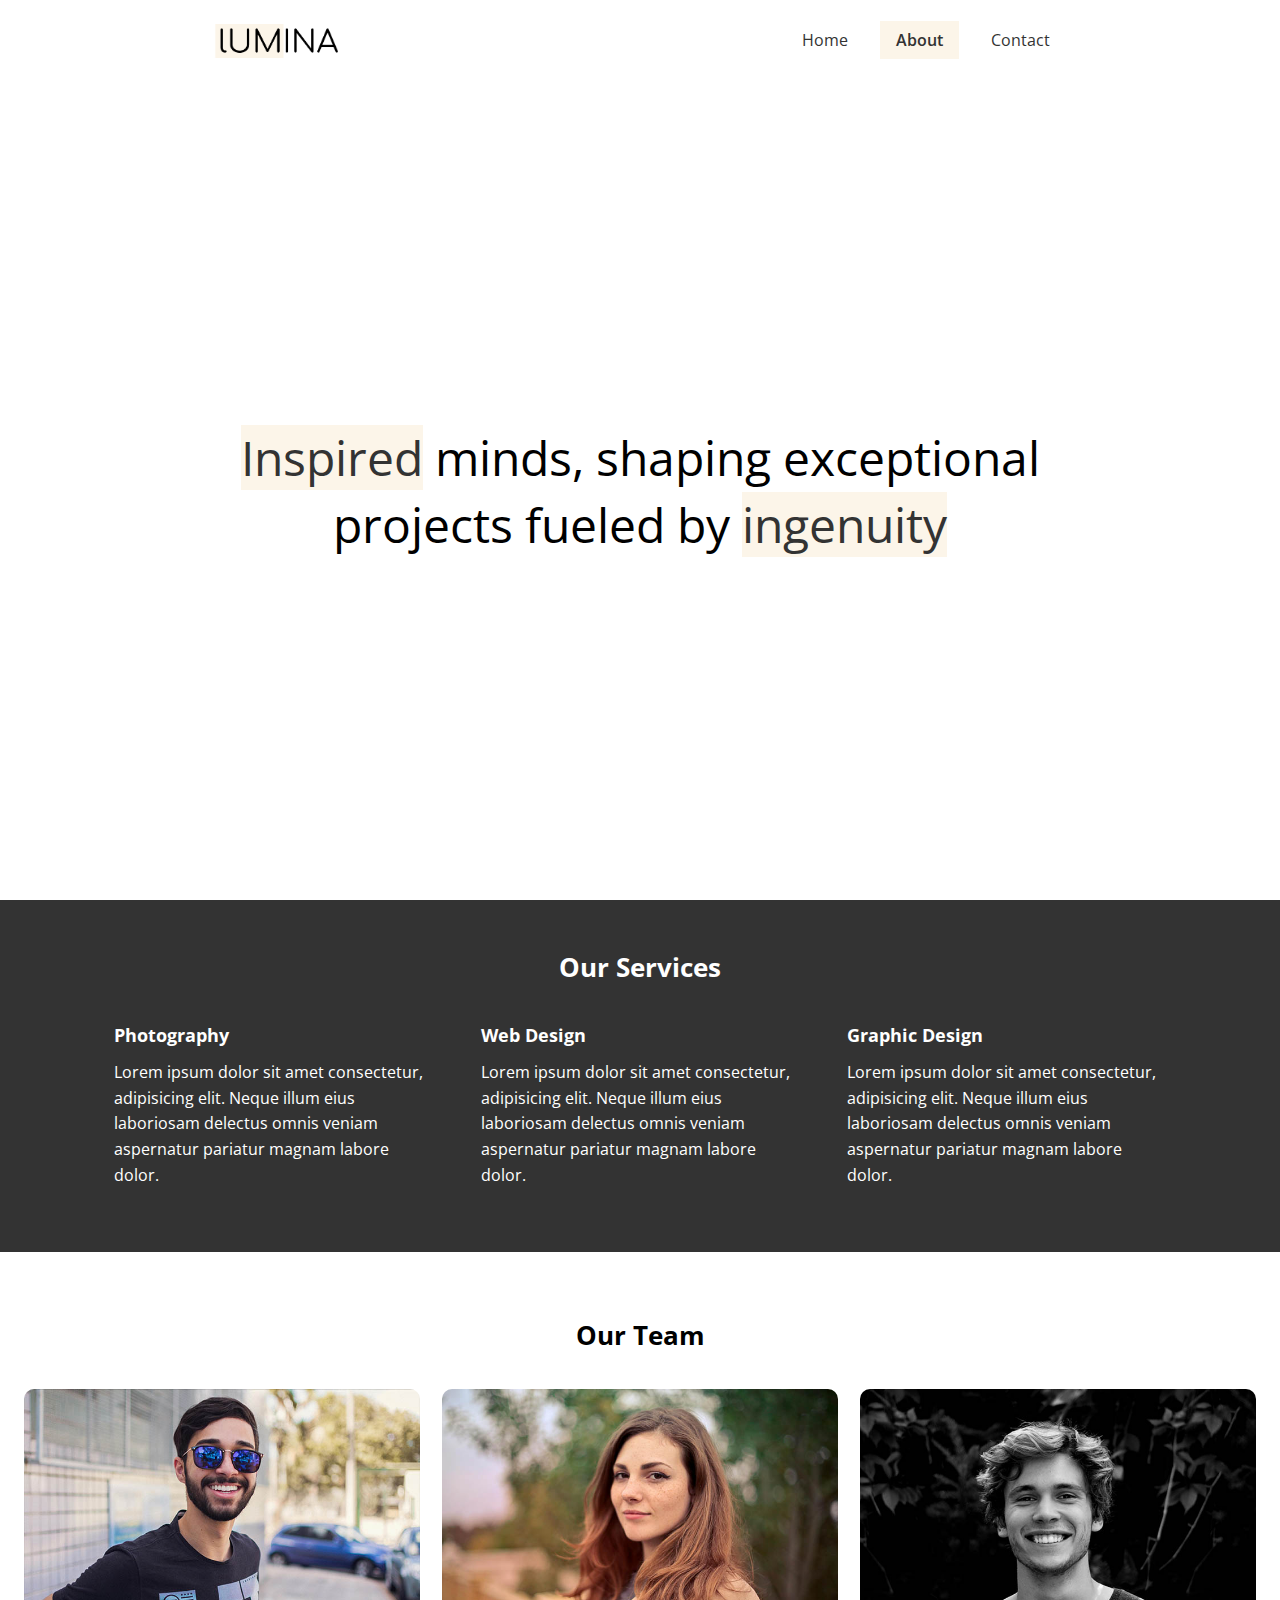
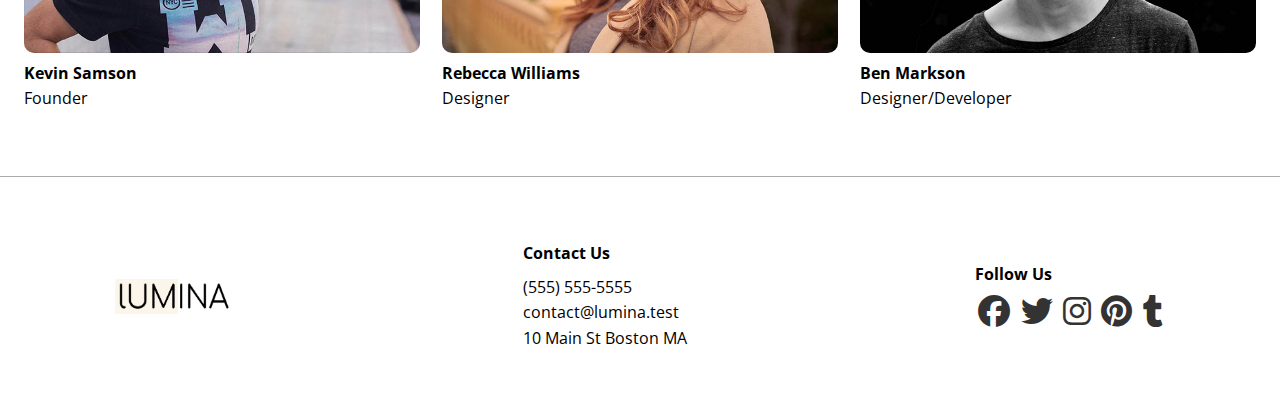
<file: 02. lumina-creative/about.html>
<!DOCTYPE html>
<html lang="en">

<head>
  <meta charset="UTF-8" />
  <meta name="viewport" content="width=device-width, initial-scale=1.0" />
  <link rel="stylesheet" href="https://cdnjs.cloudflare.com/ajax/libs/font-awesome/6.7.2/css/all.min.css"
    integrity="sha512-Evv84Mr4kqVGRNSgIGL/F/aIDqQb7xQ2vcrdIwxfjThSH8CSR7PBEakCr51Ck+w+/U6swU2Im1vVX0SVk9ABhg=="
    crossorigin="anonymous" referrerpolicy="no-referrer" />
  <link rel="preconnect" href="https://fonts.googleapis.com" />
  <link rel="preconnect" href="https://fonts.gstatic.com" crossorigin />
  <link href="https://fonts.googleapis.com/css2?family=Open+Sans:ital,wght@0,300..800;1,300..800&display=swap"
    rel="stylesheet" />
  <link rel="stylesheet" href="css/styles.css" />
  <link rel="icon" href="./assets/favicon.ico" />
  <title>About Lumina Creative</title>
</head>

<body>
  <header class="header">
    <div class="container container-sm header-flex">
      <img src="./assets/logo.png" alt="Lumina Creative" class="logo" />
      <nav>
        <ul class="main-menu">
          <li><a href="/">Home</a></li>
          <li><a class="current" href="about.html">About</a></li>
          <li><a href="contact.html">Contact</a></li>
        </ul>
      </nav>
    </div>
  </header>

  <section class="hero">
    <div class="container container-sm">
      <h2>
        <span class="bg-primary"> Inspired</span> minds, shaping exceptional
        projects fueled by <span class="bg-primary">ingenuity</span>
      </h2>
    </div>
  </section>

  <section class="services bg-dark">
    <div class="container">
      <h2 class="section-heading">Our Services</h2>
      <div class="services-flex">
        <div class="service-item">
          <h4>Photography</h4>
          <p>
            Lorem ipsum dolor sit amet consectetur, adipisicing elit. Neque
            illum eius laboriosam delectus omnis veniam aspernatur pariatur
            magnam labore dolor.
          </p>
        </div>
        <div class="service-item">
          <h4>Web Design</h4>
          <p>
            Lorem ipsum dolor sit amet consectetur, adipisicing elit. Neque
            illum eius laboriosam delectus omnis veniam aspernatur pariatur
            magnam labore dolor.
          </p>
        </div>
        <div class="service-item">
          <h4>Graphic Design</h4>
          <p>
            Lorem ipsum dolor sit amet consectetur, adipisicing elit. Neque
            illum eius laboriosam delectus omnis veniam aspernatur pariatur
            magnam labore dolor.
          </p>
        </div>
      </div>
    </div>
  </section>

  <section class="team">
    <div class="container container-lg">
      <h2 class="section-heading">Our Team</h2>
      <div class="team-flex">
        <div class="team-item">
          <img src="./assets/team1.jpg" alt="Team Member" />
          <h4>Kevin Samson</h4>
          <p>Founder</p>
        </div>
        <div class="team-item">
          <img src="./assets/team2.jpg" alt="Team Member" />
          <h4>Rebecca Williams</h4>
          <p>Designer</p>
        </div>
        <div class="team-item">
          <img src="./assets/team3.jpg" alt="Team Member" />
          <h4>Ben Markson</h4>
          <p>Designer/Developer</p>
        </div>
      </div>
    </div>
  </section>

  <footer class="footer">
    <div class="container footer-flex">
      <img src="./assets/logo.png" alt="Lumina Creative" />
      <div>
        <h4>Contact Us</h4>
        <ul>
          <li>(555) 555-5555</li>
          <li>contact@lumina.test</li>
          <li>10 Main St Boston MA</li>
        </ul>
      </div>
      <div>
        <h4>Follow Us</h4>
        <a href="#"><i class="fab fa-facebook fa-2x"></i></a>
        <a href="#"><i class="fab fa-twitter fa-2x"></i></a>
        <a href="#"><i class="fab fa-instagram fa-2x"></i></a>
        <a href="#"><i class="fab fa-pinterest fa-2x"></i></a>
        <a href="#"><i class="fab fa-tumblr fa-2x"></i></a>
      </div>
    </div>
  </footer>
</body>

</html>
</file>
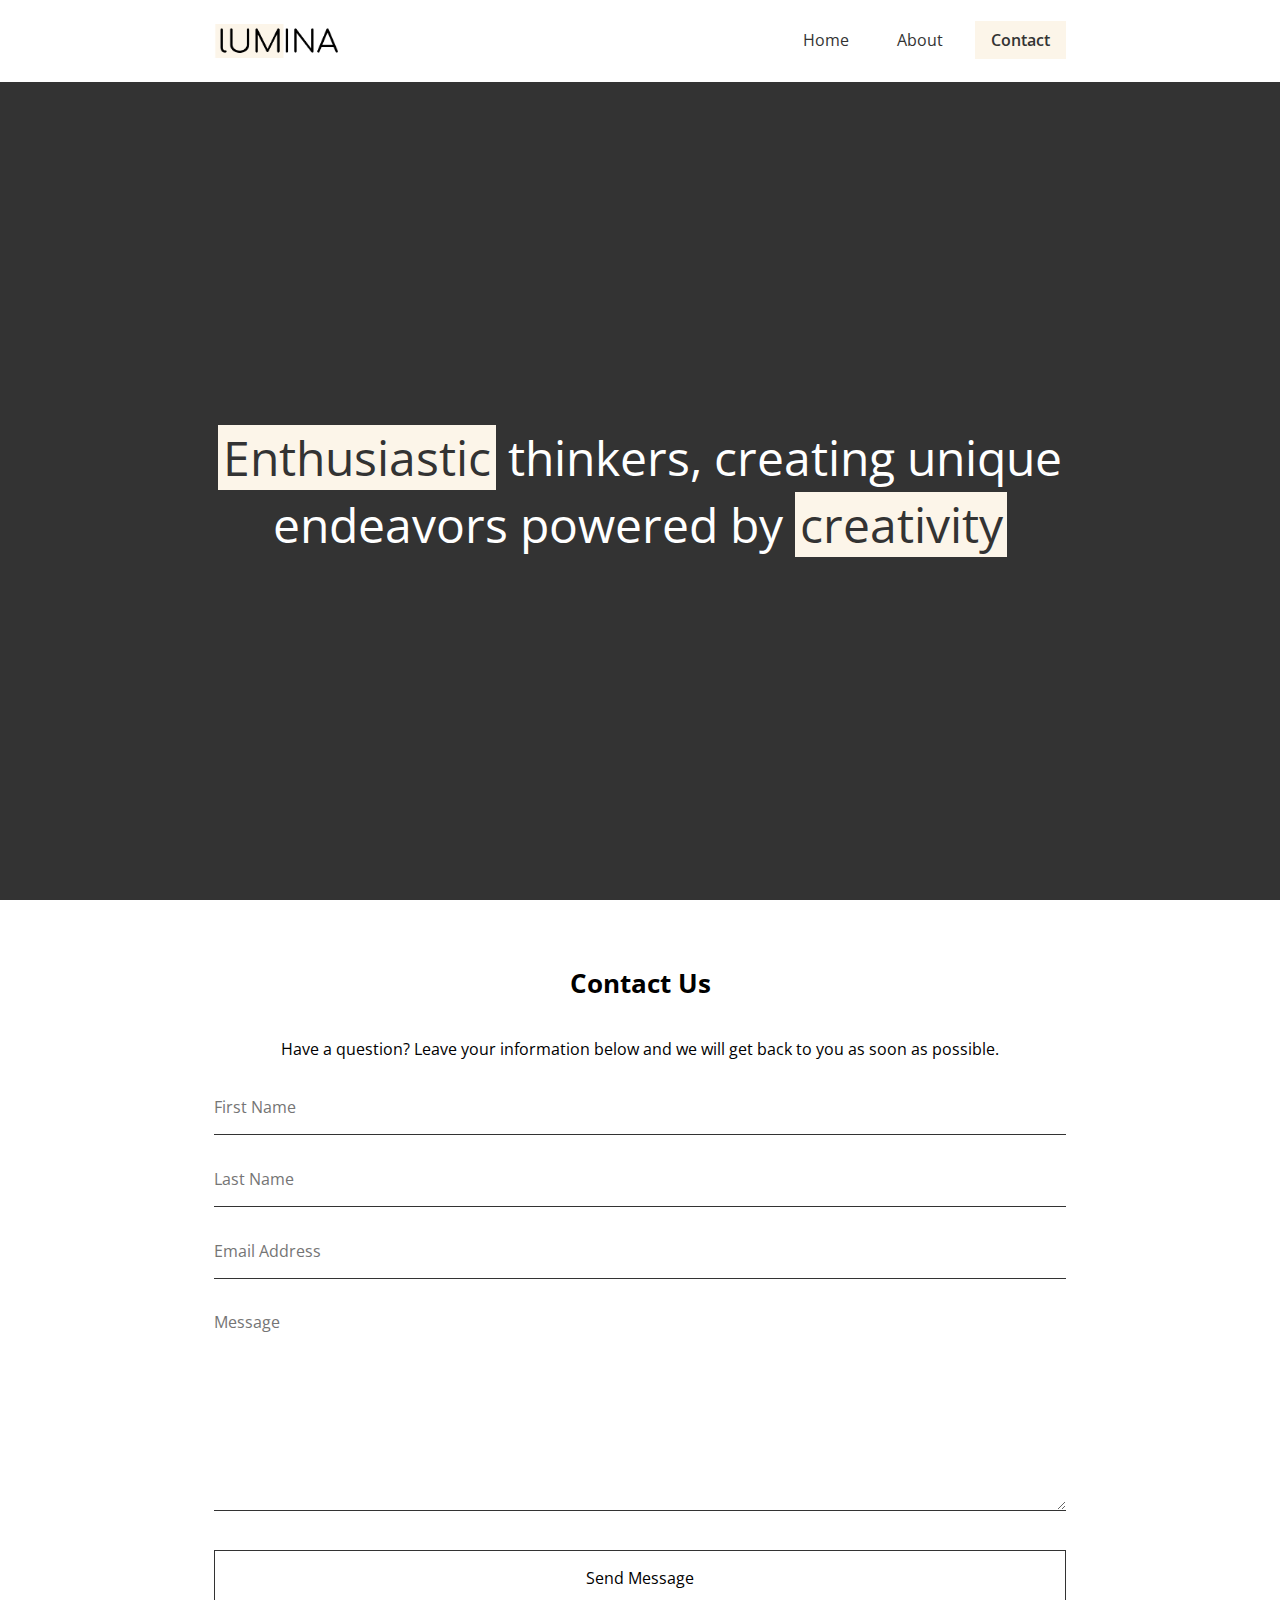
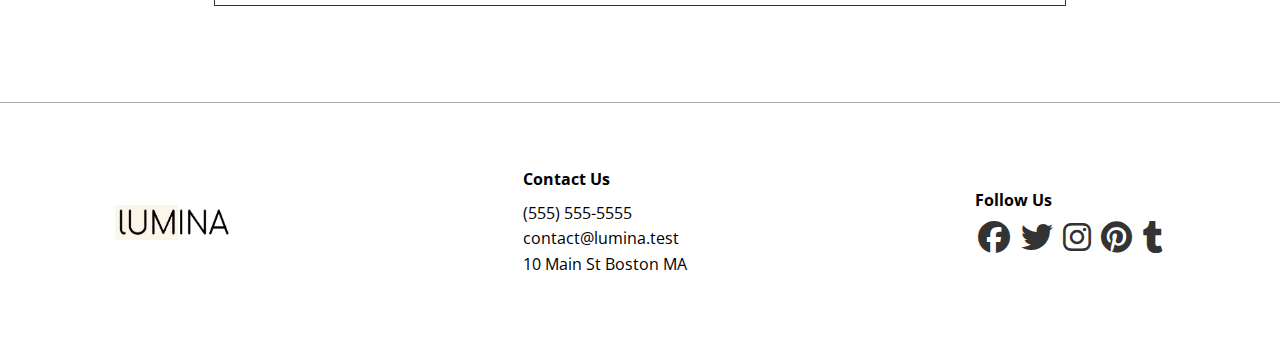
<file: 02. lumina-creative/contact.html>
<!DOCTYPE html>
<html lang="en">

<head>
  <meta charset="UTF-8" />
  <meta name="viewport" content="width=device-width, initial-scale=1.0" />
  <link rel="stylesheet" href="https://cdnjs.cloudflare.com/ajax/libs/font-awesome/6.7.2/css/all.min.css"
    integrity="sha512-Evv84Mr4kqVGRNSgIGL/F/aIDqQb7xQ2vcrdIwxfjThSH8CSR7PBEakCr51Ck+w+/U6swU2Im1vVX0SVk9ABhg=="
    crossorigin="anonymous" referrerpolicy="no-referrer" />
  <link rel="preconnect" href="https://fonts.googleapis.com" />
  <link rel="preconnect" href="https://fonts.gstatic.com" crossorigin />
  <link href="https://fonts.googleapis.com/css2?family=Open+Sans:ital,wght@0,300..800;1,300..800&display=swap"
    rel="stylesheet" />
  <link rel="stylesheet" href="css/styles.css" />
  <link rel="icon" href="./assets/favicon.ico" />
  <title>Contact Lumina Creative</title>
</head>

<body>
  <header class="header">
    <div class="container container-sm header-flex">
      <img src="./assets/logo.png" alt="Lumina Creative" class="logo" />
      <nav>
        <ul class="main-menu">
          <li><a href="/">Home</a></li>
          <li><a href="about.html">About</a></li>
          <li><a class="current" href="contact.html">Contact</a></li>
        </ul>
      </nav>
    </div>
  </header>

  <section class="hero bg-dark">
    <div class="container container-sm">
      <h2>
        <span class="bg-primary">Enthusiastic</span> thinkers, creating unique
        endeavors powered by <span class="bg-primary">creativity</span>
      </h2>
    </div>
  </section>

  <section class="contact">
    <div class="container container-sm">
      <h2 class="section-heading">Contact Us</h2>
      <p>
        Have a question? Leave your information below and we will get back to
        you as soon as possible.
      </p>
      <form name="contact" netlify>
        <div class="form-group">
          <label for="first-name" class="visually-hidden">First Name</label>
          <input type="text" id="first-name" name="first-name" placeholder="First Name" />
        </div>
        <div class="form-group">
          <label for="last-name" class="visually-hidden">Last Name</label>
          <input type="text" id="last-name" name="last-name" placeholder="Last Name" />
        </div>
        <div class="form-group">
          <label for="email" class="visually-hidden">Email Address</label>
          <input type="email" id="email" name="email" placeholder="Email Address" />
        </div>
        <div class="form-group">
          <label for="message" class="visually-hidden">Message</label>
          <textarea id="message" name="message" placeholder="Message"></textarea>
        </div>
        <div class="form-group">
          <button type="submit" class="btn">Send Message</button>
        </div>
      </form>
    </div>
  </section>

  <footer class="footer">
    <div class="container footer-flex">
      <img src="./assets/logo.png" alt="Lumina Creative" />
      <div>
        <h4>Contact Us</h4>
        <ul>
          <li>(555) 555-5555</li>
          <li>contact@lumina.test</li>
          <li>10 Main St Boston MA</li>
        </ul>
      </div>
      <div>
        <h4>Follow Us</h4>
        <a href="#"><i class="fab fa-facebook fa-2x"></i></a>
        <a href="#"><i class="fab fa-twitter fa-2x"></i></a>
        <a href="#"><i class="fab fa-instagram fa-2x"></i></a>
        <a href="#"><i class="fab fa-pinterest fa-2x"></i></a>
        <a href="#"><i class="fab fa-tumblr fa-2x"></i></a>
      </div>
    </div>
  </footer>
</body>

</html>
</file>
<file: 01. bono-form/css/styles.css>
* {
  margin: 0;
  padding: 0;
  box-sizing: border-box;
}

body {
  font-family: "Open Sans", sans-serif;
  background: black;
  color: white;
  line-height: 1.6;
}

.wrapper {
  min-height: 100vh;
  background: linear-gradient(
      to bottom,
      rgba(255, 64, 50, 0.8),
      rgba(71, 17, 116, 0.9)
    ),
    url("../assets/background.jpg") no-repeat center/cover;
}

/* Header */
.header {
  display: flex;
  justify-content: space-between;
  align-items: center;
  padding: 30px;
}

.header .logo {
  width: 100px;
}

.header .header-right {
  display: flex;
  align-items: center;
  gap: 25px;
}

.header .header-right i {
  margin-right: 5px;
}

.header .header-right a {
  color: white;
}

.header .header-right a:hover {
  color: purple;
}

/* Main Content */
.main-content {
  display: flex;
  gap: 50px;
  max-width: 1100px;
  margin: 40px auto 0;
  justify-content: center;
  align-items: start;
  height: 100%;
  padding: 0 40px;
}

.main-content form {
  flex: 1;
}

.main-content .text-container {
  flex: 1;
}

/* Form */
.form-group {
  margin-bottom: 15px;
}

.form-group label {
  display: block;
  margin-bottom: 10px;
  font-size: 14px;
  font-weight: 600;
}

.form-group input,
.form-group textarea {
  width: 100%;
  padding: 15px;
  border: 0;
  border-radius: 5px;
  background: rgba(255, 255, 255, 0.2);
  color: white;
  outline: 0;
}

.form-group textarea {
  height: 100px;
  resize: none;
  margin-bottom: 10px;
}

/* Button */
.btn {
  display: block;
  padding: 15px 20px;
  border-radius: 20px;
  width: 100%;
  border: 0;
  background-color: #ff4032;
  color: white;
  font-size: 16px;
  cursor: pointer;
}

.btn:hover {
  background-color: #ff5c4d;
}

/* Text Container */
.text-container h1 {
  font-size: 50px;
  margin: 50px 0 20px;
  line-height: 1.2;
}

.text-container {
  font-size: 18px;
}

/* Media Queries */
@media (max-width: 768px) {
  .header {
    padding: 30px 10px 10px;
  }

  .header,
  .header .header-right {
    flex-direction: column;
    gap: 10px;
  }

  .main-content {
    flex-direction: column-reverse;
    justify-content: start;
    margin: auto;
    padding: 50px;
  }

  .main-content form,
  .main-content .text-container {
    width: 100%;
  }

  .main-content h1 {
    font-size: 40px;
    text-align: center;
    line-height: 1.4;
  }

  .main-content p {
    display: none;
  }
}

@media (max-height: 500px) {
  .main-content {
    margin: 0 auto;
  }

  .main-content h1 {
    font-size: 40px;
  }
}
</file>
<file: 03. tutor-website/css/styles.css>
*,
*::before,
*::after {
  margin: 0;
  padding: 0;
  box-sizing: border-box;
}

:root {
  --primary-color: #fc5d66;
  --secondary-color: #ffc05a;
  --light-color: #f9fafb;
  --dark-color: #272d35;
}

html,
body {
  font-family: "Open Sans", sans-serif;
  line-height: 1.6;
  scroll-behavior: smooth;
}

a {
  text-decoration: none;
}

ul {
  list-style: none;
}

img {
  max-width: 100%;
}

/* Utility Classes */
.container {
  max-width: 1200px;
  margin: 0 auto;
  padding: 0 2rem;
}

.container-sm {
  max-width: 1000px;
  margin: 0 auto;
  padding: 0 2rem;
}

.btn {
  display: inline-block;
  padding: 1.3rem 2.3rem;
  border: 1px solid var(--secondary-color);
  border-radius: 32px;
  background: var(--secondary-color);
  color: var(--dark-color);
  cursor: pointer;
  transition: all 0.2s;
}

.btn:hover {
  background: var(--primary-color);
  color: #fff;
  border-color: #fff;
}

/* Text Classes */
.text-primary {
  color: var(--primary-color);
}

.text-secondary {
  color: var(--secondary-color);
}

.section {
  margin: 4rem 0;
}

/* Section Header */
.section-header {
  max-width: 750px;
  margin: 0 auto;
  text-align: center;
  margin-bottom: 3rem;
}

.section-header h2 {
  font-size: 2rem;
  font-weight: 700;
  color: var(--dark-color);
  margin-bottom: 0.5rem;
}

.section-header p {
  font-size: 1.3rem;
  color: var(--dark-color);
}

.heading-border {
  width: 64px;
  height: 4px;
  background: var(--primary-color);
  margin: 0 auto 2rem;
}

/* Card */
.card {
  display: flex;
  flex-direction: column;
  align-items: center;
  justify-content: center;
  text-align: center;
  padding: 2rem 1.75rem;
  background: #fff;
  box-shadow: 0 4px 12px 0 rgba(0, 0, 0, 0.3);
}

/* Navbar */
.navbar {
  background: transparent;
  color: white;
  padding: 1rem 2rem;
  position: fixed;
  top: 0;
  right: 0;
  left: 0;
  z-index: 1000;
  transition: background-color 0.5s ease-in-out;
}

.navbar.navbar-scroll {
  background-color: rgba(235, 77, 85, 0.8);
  backdrop-filter: blur(10px);
}

.navbar-flex {
  display: flex;
  justify-content: space-between;
  align-items: center;
}

.navbar img {
  width: 81px;
  height: 32px;
}

.navbar .main-menu-list {
  display: flex;
  align-items: center;
  gap: 2rem;
  font-weight: 600;
}

.navbar a {
  color: #fff;
}

.navbar a:hover {
  color: var(--secondary-color);
}

.navbar i {
  font-size: 1.5rem;
}

/* Mobile Menu */
.mobile-menu {
  display: none;
}

.navbar .mobile-menu-toggle {
  color: #fff;
  cursor: pointer;
}

.navbar .mobile-menu-items {
  position: absolute;
  top: 100%;
  left: 0;
  width: 100%;
  background: rgba(0, 0, 0, 0.8);
  opacity: 0.95;
  padding: 3rem 2rem;
  text-align: center;
  box-shadow: 0 2px 5px rgba(0, 0, 0, 0.1);
  border-top: 1px solid rgba(255, 255, 255, 0.1);
  transform: translateX(100%);
  transition: transform 0.3s ease;
}

.navbar .mobile-menu-items.active {
  transform: translateX(0);
}

.navbar .mobile-menu-list {
  display: flex;
  flex-direction: column;
  gap: 2rem;
  font-size: 1.2rem;
}

/* Hero */
.hero {
  background: #000 url("../assets/header-background.jpg") center center/cover
    no-repeat;
  padding: 11.5rem 2rem 8rem;
  color: #fff;
  overflow-x: hidden;
  position: relative;
}

.hero .hero-flex {
  display: flex;
  justify-content: space-between;
  align-items: center;
  gap: 6rem;
  padding-bottom: 8rem;
}

.hero h1 {
  font-size: 3.5rem;
  line-height: 1.2;
  font-weight: 700;
  margin-bottom: 1rem;
}

.hero p {
  font-size: 1.2rem;
  margin-bottom: 2rem;
  line-height: 1.8;
  font-weight: 400;
}

.hero img {
  width: 100%;
  margin-right: -100px;
}

.hero .frame-decoration {
  position: absolute;
  bottom: 0;
  left: 0;
  width: 100%;
  height: 100px;
}

/* Learn Topics */
.topics {
  display: grid;
  grid-template-columns: repeat(4, 1fr);
  gap: 2rem;
}

.topic img {
  transition: transform 0.3s;
}

.topic img:hover {
  transform: scale(1.1);
}

.topic h3 {
  font-size: 1rem;
  font-weight: 700;
  margin: 0.5rem 0;
}

/* Chapter Cards */
.chapter-cards {
  display: grid;
  grid-template-columns: repeat(3, 1fr);
  gap: 2rem;
  padding: 1rem 0 4rem;
}

.chapter-cards img {
  width: 130px;
  margin-top: 1rem;
}

.chapter-cards h3 {
  font-size: 1.25rem;
  font-weight: 700;
  margin: 1rem 0;
}

/* Summary */
.summary {
  background: var(--light-color);
  color: var(--dark-color);
  padding: 4rem 2rem 5rem;
}

.summary .section-lists {
  background: #fff;
  padding: 2rem;
}

.summary .list-header {
  background: var(--primary-color);
  color: #fff;
  padding: 0.5rem 1rem;
  font-size: 1.2rem;
  font-weight: 700;
  margin: 1rem 0;
}

.summary .list-item {
  padding: 1.4rem 0;
  border-bottom: 1px solid #f1f4f6;
}

.summary .list-item:last-child {
  border-bottom: none;
}

/* Info Section */
.info-container {
  background: url("../assets/audience.jpg") top center/cover no-repeat;
  display: flex;
}

.info-content {
  background-color: var(--primary-color);
  color: #fff;
  flex: 1;
  padding: 4rem;
}

.info-content h2 {
  font-size: 2rem;
  margin-bottom: 1rem;
  font-weight: 700;
}

.info-content p {
  font-size: 1.2rem;
  margin-bottom: 2rem;
}

.info-content ul li {
  font-size: 1.2rem;
  line-height: 2;
}

.info-content i {
  margin-right: 0.5rem;
  color: var(--secondary-color);
}

.info-left {
  width: 50%;
}

/* Takeaways */
.takeaways-cards {
  display: grid;
  grid-template-columns: repeat(3, 1fr);
  gap: 2rem;
  padding: 1.5rem 0;
}

.takeaways-cards .card {
  flex-direction: row;
  text-align: left;
}

.takeaways-cards .card i {
  margin-right: 1rem;
}

/* Details */
.details .details-flex {
  display: flex;
  gap: 4rem;
  align-items: center;
  justify-content: center;
}

.details img {
  width: 100%;
  max-width: 500px;
}

.details h2 {
  font-size: 2rem;
  font-weight: 700;
  margin-bottom: 0.5rem;
}

.details .heading-border {
  margin: 0;
}

.details p {
  margin: 1rem 0 2rem;
}

/* Author */
.details + .details .details-flex {
  flex-direction: row-reverse;
}

.details ul {
  margin-bottom: 2rem;
}

.details ul li {
  line-height: 2;
}

.details i {
  margin-right: 0.5rem;
}

/* Stats */
.stats {
  background: #000 url("../assets/stats-background.jpg") center center/cover
    no-repeat;
  color: #fff;
}

.stats-flex {
  display: flex;
  justify-content: space-between;
  align-items: center;
  padding: 4rem 2rem;
}

.stats img {
  width: 100%;
  max-width: 500px;
}

.stats-content {
  max-width: 500px;
}

.stats .stats-numbers {
  display: flex;
  gap: 2rem;
  margin: 2rem 0;
  text-align: center;
  justify-content: center;
  align-items: center;
  flex-wrap: wrap;
}

.stats .stats-numbers h3 {
  font-size: 3rem;
  font-weight: 700;
}

.stats .stats-numbers p {
  font-size: 0.8rem;
}

.stats .stats-text {
  font-size: 1.2rem;
  margin-bottom: 2rem;
  text-align: center;
}

.stats .btn {
  display: block;
  margin: 0 auto;
  text-align: center;
  width: 200px;
}

/* Newsletter */
.newsletter {
  text-align: center;
  margin: 0 2rem;
}

.newsletter-flex {
  display: flex;
  gap: 1rem;
  flex-direction: column;
  justify-content: center;
  align-items: center;
  background: var(--light-color);
  border: 1px solid #eee;
  padding: 4rem 2rem;
}

.newsletter h2 {
  font-size: 2rem;
  font-weight: 700;
}

.newsletter p {
  max-width: 600px;
}

.newsletter input[type="email"] {
  padding: 1rem 2rem;
  border: 1px solid #ccc;
  border-radius: 32px;
  width: 100%;
  max-width: 400px;
  margin: 1rem 0;
}

/* Social */
.social {
  background: var(--dark-color);
  color: #fff;
  padding: 6rem 2rem;
  text-align: center;
  font-size: 1.7rem;
  margin-bottom: 0;
}

.social a,
.footer a {
  color: #fff;
}

.social a:hover,
.footer a:hover {
  color: var(--secondary-color);
}

.social p {
  margin-bottom: 2rem;
}

.social .social-icons {
  display: flex;
  justify-content: center;
  gap: 1rem;
  margin-top: 2rem;
}

/* Footer */
.footer {
  background: var(--dark-color);
  color: #fff;
  border-top: 1px solid #384653;
  padding: 0.5rem 2rem;
}

.footer-flex {
  display: flex;
  justify-content: space-between;
  align-items: center;
}

.footer ul {
  display: flex;
  justify-content: center;
  gap: 1rem;
  margin: 2rem 0;
}

/* Inner Header */
.inner-header {
  background: var(--primary-color);
  color: #fff;
  height: 250px;
  padding-top: 8rem;
}

.inner-header h1 {
  font-size: 2.5rem;
  font-weight: 700;
  margin-bottom: 1rem;
}

/* Contact Form */
.contact-form p {
  margin-bottom: 3rem;
}

.contact-form input,
.contact-form textarea {
  display: block;
  font-family: inherit;
  font-size: medium;
  width: 100%;
  margin: 1.5rem 0;
  border: 1px solid #ccc;
  padding: 1.2rem 1rem;
}

.contact-form textarea {
  height: 200px;
}

.contact-form .btn {
  display: block;
  width: 100%;
  font-size: inherit;
  font-family: inherit;
  margin: 0 auto;
}

/* Location */
.location h2 {
  font-size: 2rem;
  font-weight: 700;
  margin-bottom: 1rem;
}

.location p {
  margin-bottom: 2rem;
}

.location .map {
  overflow: hidden;
  position: relative;
  height: 0;
  margin-bottom: 3rem;
  padding-bottom: 50%;
  border-radius: 0.25rem;
}

.location .map iframe {
  position: absolute;
  top: 0;
  left: 0;
  width: 100%;
  height: 100%;
  border: none;
}

/* Media Queries */
@media (max-width: 1200px) {
  .hero .hero-flex {
    gap: 2rem;
  }

  .hero img {
    max-width: 500px;
    margin-right: 0;
  }

  .hero h1 {
    font-size: 3rem;
  }

  .topics {
    grid-template-columns: repeat(3, 1fr);
  }
}

@media (max-width: 992px) {
  .hero {
    text-align: center;
  }

  .hero .hero-flex {
    flex-direction: column;
    padding-bottom: 4rem;
  }

  .hero img {
    max-width: 600px;
    margin-top: 2rem;
  }

  .topics {
    grid-template-columns: repeat(2, 1fr);
  }

  .chapter-cards,
  .takeaways-cards {
    grid-template-columns: 1fr;
  }

  .details-flex,
  .details + .details .details-flex,
  .stats .stats-flex {
    flex-direction: column;
    gap: 2rem;
  }
}

@media (max-width: 768px) {
  .main-menu-items,
  .info-left {
    display: none;
  }

  .navbar .mobile-menu {
    display: block;
  }

  .navbar .mobile-menu-toggle {
    display: block;
    padding: 10px;
  }

  .info-container {
    flex-direction: column;
  }

  .info-content {
    padding: 2rem;
  }

  .info-content h2 {
    font-size: 1.5rem;
  }

  .info-content p {
    font-size: 1rem;
  }

  .social .social-icons {
    flex-wrap: wrap;
  }

  .social p {
    font-size: 1.2rem;
  }

  .social i {
    font-size: 2rem;
  }

  .footer {
    padding: 0.5rem 1rem;
  }

  .footer-flex {
    flex-direction: column;
    text-align: center;
  }
}

@media (max-width: 576px) {
  .hero {
    padding-right: 0.2rem;
    padding-left: 0.2rem;
  }

  .hero h1 {
    font-size: 2.5rem;
  }

  .hero img {
    max-width: 350px;
  }

  .topics {
    grid-template-columns: 1fr;
  }

  .summary .container {
    padding: 0;
  }

  .stats .stats-numbers {
    flex-direction: column;
  }

  .newsletter h2 {
    font-size: 1.5rem;
  }

  .newsletter p {
    display: none;
  }
}
</file>
<file: 04. bem-leno-website/css/styles.css>
*,
*:before,
*:after {
  margin: 0;
  padding: 0;
  box-sizing: border-box;
}

:root {
  --primary-color: #08c0dd;
  --secondary-color: #262431;
  --tertiary-color: #2f2c3d;
}

html,
body {
  font-family: "Open Sans", sans-serif;
  background: var(--secondary-color);
  color: #fff;
  line-height: 1.6;
  scroll-behavior: smooth;
}

a {
  color: #fff;
  text-decoration: none;
}

ul {
  list-style: none;
}

img {
  max-width: 100%;
}

.container {
  max-width: 1100px;
  margin: 0 auto;
}

.btn {
  padding: 0.5rem 2rem;
  background-color: var(--primary-color);
  border: 2px solid transparent;
  color: #fff;
  font-weight: 600;
  border-radius: 50px;
  transition: background-color 0.3s ease;
}

.btn:hover {
  background-color: var(--secondary-color);
  border-color: var(--primary-color);
}

/* Navbar */
.navbar {
  padding: 1rem 2rem;
  position: fixed;
  top: 0;
  right: 0;
  left: 0;
  z-index: 1000;
  background-color: transparent;
  transition: background-color 0.3s ease-in-out;
}

.navbar.navbar--scroll {
  background-color: rgba(38, 36, 49, 0.8);
  backdrop-filter: blur(10px);
}

.navbar__container {
  display: flex;
  justify-content: space-between;
  align-items: center;
}

.navbar__logo img {
  width: 112px;
  height: 36px;
}

.navbar__menu-list {
  display: flex;
  align-items: center;
  gap: 2rem;
  font-weight: 600;
}

.navbar__menu-link:hover,
.navbar__mobile-menu-link:hover {
  color: var(--primary-color);
}

.navbar__menu-link--primary,
.navbar__mobile-menu-link--primary {
  color: var(--primary-color);
}

.navbar__menu-link--primary:hover,
.navbar__mobile-menu-link--primary:hover {
  color: #fff;
}

/* Mobile Menu */
.navbar__mobile-menu {
  display: none;
  cursor: pointer;
}

.navbar__mobile-menu-items {
  position: absolute;
  top: 100%;
  left: 0;
  width: 100%;
  background: var(--secondary-color);
  opacity: 0.95;
  padding: 3rem 2rem;
  text-align: center;
  box-shadow: 0 2px 5px rgba(255, 255, 255, 0.1);
  border-top: 1px solid rgba(255, 255, 255, 0.1);
  transition: transform 0.3s ease-in-out;
}

.navbar__mobile-menu-list {
  display: flex;
  flex-direction: column;
  gap: 2rem;
  font-size: 1.2rem;
}

.navbar__mobile-menu-items {
  transform: translateX(100%);
}

.navbar__mobile-menu-items.active {
  transform: translateX(0);
}

/* Hero */
.hero {
  background: #000 url("../assets/header-background.jpg") center center/cover
    no-repeat;
  padding: 11.5rem 2rem 8rem;
}

.hero__container {
  display: flex;
  justify-content: space-between;
  align-items: center;
  gap: 2rem;
}

.hero__content {
  max-width: 500px;
}

.hero__title {
  font-size: 3.5rem;
  text-transform: uppercase;
  font-weight: 700;
  line-height: 1.2;
}

.hero__title--primary {
  color: var(--primary-color);
}

.hero__description {
  margin-top: 1.5rem;
  font-size: 1.2rem;
  line-height: 1.6;
}

.hero__image img {
  max-width: 500px;
}

.hero__buttons {
  display: flex;
  align-items: center;
  justify-content: center;
  gap: 1.5rem;
  margin-top: 2rem;
}

.hero__button {
  padding: 1rem 2rem;
}

.hero__button i {
  margin-right: 0.5rem;
}

/* Testimonials */
.testimonials {
  padding: 4rem 2rem;
  text-align: center;
}

.testimonials__container {
  display: grid;
  grid-template-columns: repeat(3, 1fr);
  gap: 2rem;
  align-items: center;
  justify-content: center;
}

.testimonials__card {
  padding: 0 3rem;
}

.testimonials__image img {
  width: 96px;
  height: 96px;
  border-radius: 50%;
  margin-right: auto;
  margin-left: auto;
  margin-bottom: 1.5rem;
}

.testimonials__card-text {
  font-style: italic;
  margin-bottom: 1.5rem;
}

/* Features */
.features {
  background-color: var(--tertiary-color);
  padding: 6rem 2rem;
}

.features__container {
  text-align: center;
}

.features__title {
  font-size: 2.3rem;
  margin-bottom: 2rem;
  text-transform: uppercase;
}

.features__description {
  max-width: 600px;
  margin: 1rem auto 4rem;
}

.features__grid {
  display: grid;
  grid-template-columns: repeat(3, 1fr);
  gap: 2rem;
}

.features__grid-column {
  display: flex;
  flex-direction: column;
  align-items: center;
  justify-content: center;
  gap: 6rem;
}

.features__grid-item {
  display: flex;
  align-items: start;
  justify-content: start;
  text-align: right;
  gap: 1.5rem;
}

.features__grid-item-text-title {
  font-size: 1.3rem;
  font-weight: 600;
  margin-bottom: 1rem;
}

.features__grid-item-icon {
  margin-top: 2rem;
}

.features__grid-item-icon i {
  color: var(--primary-color);
}

.features__grid-column-right .features__grid-item {
  flex-direction: row-reverse;
  text-align: left;
}

/* Preview */
.preview {
  background: url("../assets/video-background.jpg") center center/cover
    no-repeat;
}

.preview__container {
  padding: 6rem 2rem;
  text-align: center;
}

.preview__title {
  font-size: 2.3rem;
  margin-bottom: 2rem;
  text-transform: uppercase;
}

.preview__description {
  max-width: 600px;
  margin: 1rem auto 4rem;
}

.preview__video-wrapper {
  position: relative;
}

.preview__video-wrapper img {
  width: 100%;
  max-width: 900px;
  border-radius: 10px;
}

/* Play Button Container */
.preview__video-play-button {
  position: absolute;
  top: 48%;
  left: 50%;
  transform: translateX(-50%) translateY(-50%);
  z-index: 10;
  display: block;
  box-sizing: content-box;
  width: 2rem;
  height: 2.75rem;
  border-radius: 50%;
  cursor: pointer;
  padding: 1.25rem 1.25rem 1.25rem 1.75rem;
}

/* Play Button Circle */
.preview__video-play-button::after {
  content: "";
  position: absolute;
  top: 50%;
  left: 50%;
  transform: translateX(-50%) translateY(-50%);
  z-index: 1;
  background: #00c9db;
  height: 4.375rem;
  width: 4.375rem;
  border-radius: 50%;
  display: block;
  transition: all 200ms;
}

/* Play Button Triangle */
.preview__video-play-button span {
  position: relative;
  display: block;
  z-index: 3;
  top: 0.375rem;
  left: 0.25rem;
  width: 0;
  height: 0;
  border-left: 1.625rem solid #fff;
  border-top: 1rem solid transparent;
  border-bottom: 1rem solid transparent;
}

/* Play Button Animation */
.preview__video-play-button::before {
  content: "";
  position: absolute;
  top: 50%;
  left: 50%;
  transform: translateX(-50%) translateY(-50%);
  z-index: 0;
  display: block;
  width: 4.75rem;
  height: 4.75rem;
  background: #00c9db;
  border-radius: 50%;
  animation: pulse-border 1500ms ease-out infinite;
}

@keyframes pulse-border {
  0% {
    transform: translateX(-50%) translateY(-50%) scale(1);
    opacity: 1;
  }

  100% {
    transform: translateX(-50%) translateY(-50%) scale(1.5);
    opacity: 0;
  }
}

/* Modal */
.modal {
  display: none;
  position: fixed;
  z-index: 999;
  left: 0;
  top: 0;
  width: 100%;
  height: 100%;
  overflow: auto;
  background-color: rgba(0, 0, 0, 0.5);
}

.modal__content {
  background-color: rgba(0, 0, 0, 0.5);
  margin: 10% auto;
  padding: 20px;
  border: 1px solid #888;
  border-radius: 10px;
  max-width: 600px;
  position: relative;
}

.modal__close-button {
  position: absolute;
  top: 10px;
  right: 20px;
  font-size: 40px;
  cursor: pointer;
}

/* Details */
.details {
  padding: 9rem 2rem;
}

.details__grid {
  display: grid;
  grid-template-columns: repeat(2, 1fr);
  gap: 5rem;
  align-items: center;
  justify-content: center;
}

.details__grid-content {
  max-width: 500px;
  width: 100%;
}

.details__grid-heading {
  font-size: 2rem;
  margin-bottom: 2rem;
  line-height: 1.2;
}

.details__grid-description {
  line-height: 1.6;
  margin-bottom: 2rem;
}

/* Details Icons */
.details__icons {
  display: flex;
  flex-wrap: wrap;
  margin-top: 8rem;
  gap: 2rem;
  justify-content: space-around;
  text-align: center;
}

.details__icons i {
  color: var(--primary-color);
  margin-bottom: 1rem;
}

.details__icons-amount {
  font-size: 3.5rem;
  font-weight: 600;
}

.details__icons-title {
  font-size: 1.3rem;
  font-weight: 400;
}

/* Screenshots */
.screenshots {
  padding: 6rem 2rem;
  background: var(--tertiary-color);
  text-align: center;
}

.screenshots__container {
  max-width: 1200px;
}

.screenshots__title {
  font-size: 2.3rem;
  text-transform: uppercase;
  border-bottom: 2px solid var(--primary-color);
  width: 300px;
  margin: 0 auto 2.5rem;
}

.screenshots__images {
  display: flex;
  justify-content: space-between;
  gap: 1rem;
  flex-wrap: wrap;
}

.screenshots__images img {
  width: 100%;
  max-width: 200px;
  margin: 0 auto;
}

/* Download */
.download {
  background: #000 url("../assets/download-background.jpg") center center/cover
    no-repeat;
  padding: 11.5rem 2rem 8rem;
}

.download__container {
  display: flex;
  justify-content: space-between;
  align-items: center;
  gap: 2rem;
}

.download__content {
  max-width: 500px;
}

.download__description {
  font-size: 1.5rem;
  margin-top: 1.5rem;
  line-height: 1.6;
  text-align: center;
}

.download__image img {
  width: 100%;
  max-width: 500px;
}

.download__buttons {
  display: flex;
  align-items: center;
  justify-content: center;
  gap: 1.5rem;
  margin-top: 2rem;
}

.download__button {
  padding: 1rem 2rem;
}

.download__button i {
  margin-right: 0.5rem;
}

/* Footer */
.footer {
  background: var(--tertiary-color);
  color: #9f9caf;
  padding: 4rem 2rem;
  font-size: 0.9rem;
}

.footer__links-link,
.footer__social-link {
  color: #9f9caf;
}

.footer__links-link:hover,
.footer__social-link:hover {
  color: #fff;
}

.footer__container {
  display: grid;
  grid-template-columns: repeat(3, 1fr);
  justify-content: space-between;
  align-items: center;
  gap: 6rem;
}

.footer__title {
  font-size: 1.2rem;
  color: #fff;
  margin-bottom: 0.5rem;
}

.footer__social {
  display: flex;
  gap: 1.5rem;
  justify-content: center;
}

/* Inner Header */
.inner-header {
  background: #000 url("../assets/header-background.jpg") center center/cover
    no-repeat;
  padding: 10rem 2rem 6rem;
}

/* Pricing */
.pricing {
  background: var(--tertiary-color);
  padding: 4rem 2rem 6rem;
}

.pricing__title {
  font-size: 2.3rem;
  margin-bottom: 2rem;
  text-transform: uppercase;
  text-align: center;
}

.pricing__cards {
  display: flex;
  justify-content: space-between;
  align-items: center;
  text-align: center;
  gap: 2rem;
}

.pricing__card-box {
  background: rgba(255, 255, 255, 0.1);
  padding: 2.5rem;
  border-radius: 30px;
  margin-bottom: 2rem;
}

.pricing__card-title {
  font-size: 1.4rem;
  text-transform: uppercase;
}

.pricing__card-price {
  font-size: 3rem;
  color: var(--primary-color);
  font-weight: 700;
  margin-bottom: 1rem;
}

.pricing__card-list {
  text-align: left;
  line-height: 2.5rem;
  font-weight: 300;
}

.pricing__card-item i {
  color: var(--primary-color);
  margin-right: 0.5rem;
}

/* Pricing Notes */
.pricing-notes {
  padding: 3rem 2rem;
  color: #9f9caf;
  text-align: center;
}

/* Details Features */
.details-features {
  background: var(--tertiary-color);
  padding: 4rem 2rem;
}

.details-features__title {
  font-size: 2.3rem;
  margin-bottom: 2rem;
  text-transform: uppercase;
  text-align: center;
}

.details-features__list-item {
  display: flex;
  gap: 1.5rem;
  align-items: center;
  margin-bottom: 3.5rem;
  background: rgba(255, 255, 255, 0.1);
  padding: 1.5rem;
  border-radius: 20px;
}

.details-features__list-item i {
  color: var(--primary-color);
}

.details-features__list-title {
  font-size: 1.5rem;
  font-weight: 600;
  margin-bottom: 0.5rem;
}

/* Media Queries */
@media (max-width: 992px) {
  /* Hero */
  .hero {
    padding: 10rem;
    text-align: center;
  }

  .hero__container {
    flex-direction: column;
  }

  .hero__title {
    font-size: 2.3rem;
  }

  .hero__buttons {
    flex-direction: column;
    gap: 1rem;
  }

  .hero__button {
    width: 100%;
  }

  .hero__image img {
    max-width: 350px;
  }

  /* Testimonials */
  .testimonials__container {
    grid-template-columns: repeat(2, 1fr);
  }

  .testimonials__card {
    padding: 0 1.5rem;
  }

  .testimonials__card:nth-child(3) {
    display: none;
  }

  /* Features */
  .features__grid {
    grid-template-columns: 1fr;
  }

  .features__grid-column-left,
  .features__grid-column-right {
    order: 2;
    margin-bottom: 2rem;
  }

  .features__grid-column-center {
    order: 1;
    margin-bottom: 3rem;
  }

  .features__grid-item,
  .features__grid-column-right .features__grid-item {
    text-align: center;
    flex-direction: column-reverse;
    max-width: 400px;
  }

  .features__grid-item-icon {
    margin: 0 auto;
  }

  .features__grid-column-center img {
    max-width: 300px;
  }

  /* Details */
  .details__grid {
    grid-template-columns: 1fr;
    text-align: center;
  }

  .details__grid-image img {
    width: 100%;
    max-width: 400px;
  }

  .details__grid-content {
    width: 100%;
    max-width: 400px;
    margin: 0 auto;
  }

  .details__icons {
    flex-direction: column;
    gap: 2rem;
    margin-top: 4rem;
  }

  /* Download */
  .download {
    padding-top: 10rem;
    text-align: center;
  }

  .download__container {
    flex-direction: column-reverse;
  }

  .download__buttons {
    flex-direction: column;
  }

  .download__button {
    width: 100%;
    padding: 0.7rem;
  }

  /* Footer */
  .footer {
    font-size: 1rem;
  }

  .footer__container {
    grid-template-columns: 1fr;
    text-align: center;
    gap: 3rem;
    max-width: 600px;
  }
}

@media (max-width: 768px) {
  /* Navbar */
  .navbar__menu {
    display: none;
  }

  .navbar__mobile-menu {
    display: block;
  }

  /* Testimonials */
  .testimonials__container {
    grid-template-columns: 1fr;
  }

  .testimonials__card:nth-child(2) {
    display: none;
  }

  /* Video Modal */
  .modal__content {
    margin: 40% auto;
    padding: 10px;
    width: 90%;
  }

  .modal__content iframe {
    width: 100%;
  }

  /* Pricing */
  .pricing__cards {
    flex-direction: column;
  }

  .pricing__card {
    margin-bottom: 4.5rem;
  }

  /* Details Features */
  .details-features__list-item {
    flex-direction: column;
    text-align: center;
  }
}
</file>
<file: 02. lumina-creative/css/styles.css>
* {
  margin: 0;
  padding: 0;
  box-sizing: border-box;
}

:root {
  --primary-color: #fcf5e9;
  --dark-color: #333;
  --container-normal: 1100px;
  --container-wide: 1300px;
  --container-narrow: 900px;
}

body {
  font-family: "Open Sans", sans-serif;
  line-height: 1.6;
}

a {
  text-decoration: none;
  color: #333;
}

ul {
  list-style: none;
}

img {
  max-width: 100%;
}

/* Utility Classes */
.bg-primary {
  background: var(--primary-color);
  color: #333;
}

.bg-dark {
  background: var(--dark-color);
  color: #fff;
}

.bg-dark .bg-primary {
  padding: 0 0.3rem;
}

.btn {
  display: inline-block;
  padding: 1rem 2rem;
  border: 1px solid #333;
  background: transparent;
  font-family: inherit;
  font-size: inherit;
  cursor: pointer;
}

.btn:hover {
  background: #333;
  color: #fff;
}

.visually-hidden {
  clip: rect(0 0 0 0);
  clip-path: inset(50%);
  height: 1px;
  overflow: hidden;
  position: absolute;
  white-space: nowrap;
  width: 1px;
}

.section-heading {
  font-size: 1.6rem;
  text-align: center;
  margin-bottom: 2rem;
}

/* Container */
.container {
  max-width: var(--container-normal);
  margin: 0 auto;
  padding: 0 1.5rem;
}

.container-lg {
  max-width: var(--container-wide);
}

.container-sm {
  max-width: var(--container-narrow);
}

/* Header */
.header {
  margin: 1.5rem auto;
}

.header .logo {
  width: 130px;
}

.header .header-flex {
  display: flex;
  justify-content: space-between;
  align-items: center;
}

.header .main-menu {
  display: flex;
  gap: 1rem;
}

.header .main-menu a {
  padding: 0.5rem 1rem;
}

.header .main-menu a:hover {
  background: var(--primary-color);
}

.current {
  background: var(--primary-color);
  font-weight: 600;
}

/* Hero */
.hero {
  height: calc(100vh - 82px);
  display: flex;
  justify-content: center;
  align-items: center;
  text-align: center;
}

.hero h2 {
  font-size: 3rem;
  line-height: 1.4;
  font-weight: normal;
}

.gallery {
  margin: 2rem 0;
}

.gallery-flex {
  display: flex;
  justify-content: center;
  flex-wrap: wrap;
  gap: 20px;
}

.gallery-item {
  width: calc(33.333% - 20px);
  border-radius: 10px;
}

.gallery-item img {
  border-radius: 10px;
}

.gallery-item:hover {
  opacity: 0.9;
}

/* Footer */
.footer {
  border-top: 1px solid #aaa;
  padding: 4rem 1.5rem;
}

.footer .footer-flex {
  display: flex;
  justify-content: space-between;
  align-items: center;
}

.footer img {
  width: 120px;
  height: 35px;
}

.footer h4 {
  font-size: 1rem;
  margin-bottom: 0.5rem;
}

.footer a {
  margin: 0.2rem;
}

/* Services */
.services {
  padding: 3rem 0 4rem;
}

.services-flex {
  display: flex;
  gap: 3rem;
}

.service-item h4 {
  font-size: 1.1rem;
  margin-bottom: 0.7rem;
}

/* Team */
.team {
  padding: 4rem 0 4rem;
}

.team-flex {
  display: flex;
  gap: 1.4rem;
}

.team img {
  border-radius: 10px;
}

/* Contact */
.contact {
  padding: 4rem 0;
}

.contact p {
  text-align: center;
  margin-bottom: 2rem;
}

.form-group {
  margin: 2rem 0;
}

.contact input,
.contact textarea {
  border: none;
  border-bottom: 1px #333 solid;
  width: 100%;
  font-family: inherit;
  font-size: inherit;
  padding-bottom: 1rem;
}

.contact textarea {
  height: 200px;
}

.contact input:focus,
.contact textarea:focus {
  outline: 0;
}

.contact button {
  width: 100%;
}

/* Media Queries */
@media (max-width: 768px) {
  .header .header-flex,
  .footer .footer-flex,
  .services .services-flex,
  .team .team-flex {
    flex-direction: column;
    gap: 1.5rem;
  }

  .hero {
    height: 300px;
  }

  .hero h2 {
    font-size: 1.8rem;
  }

  .gallery-item {
    width: calc(50% - 20px);
  }

  .footer .footer-flex {
    text-align: center;
  }
}
</file>
